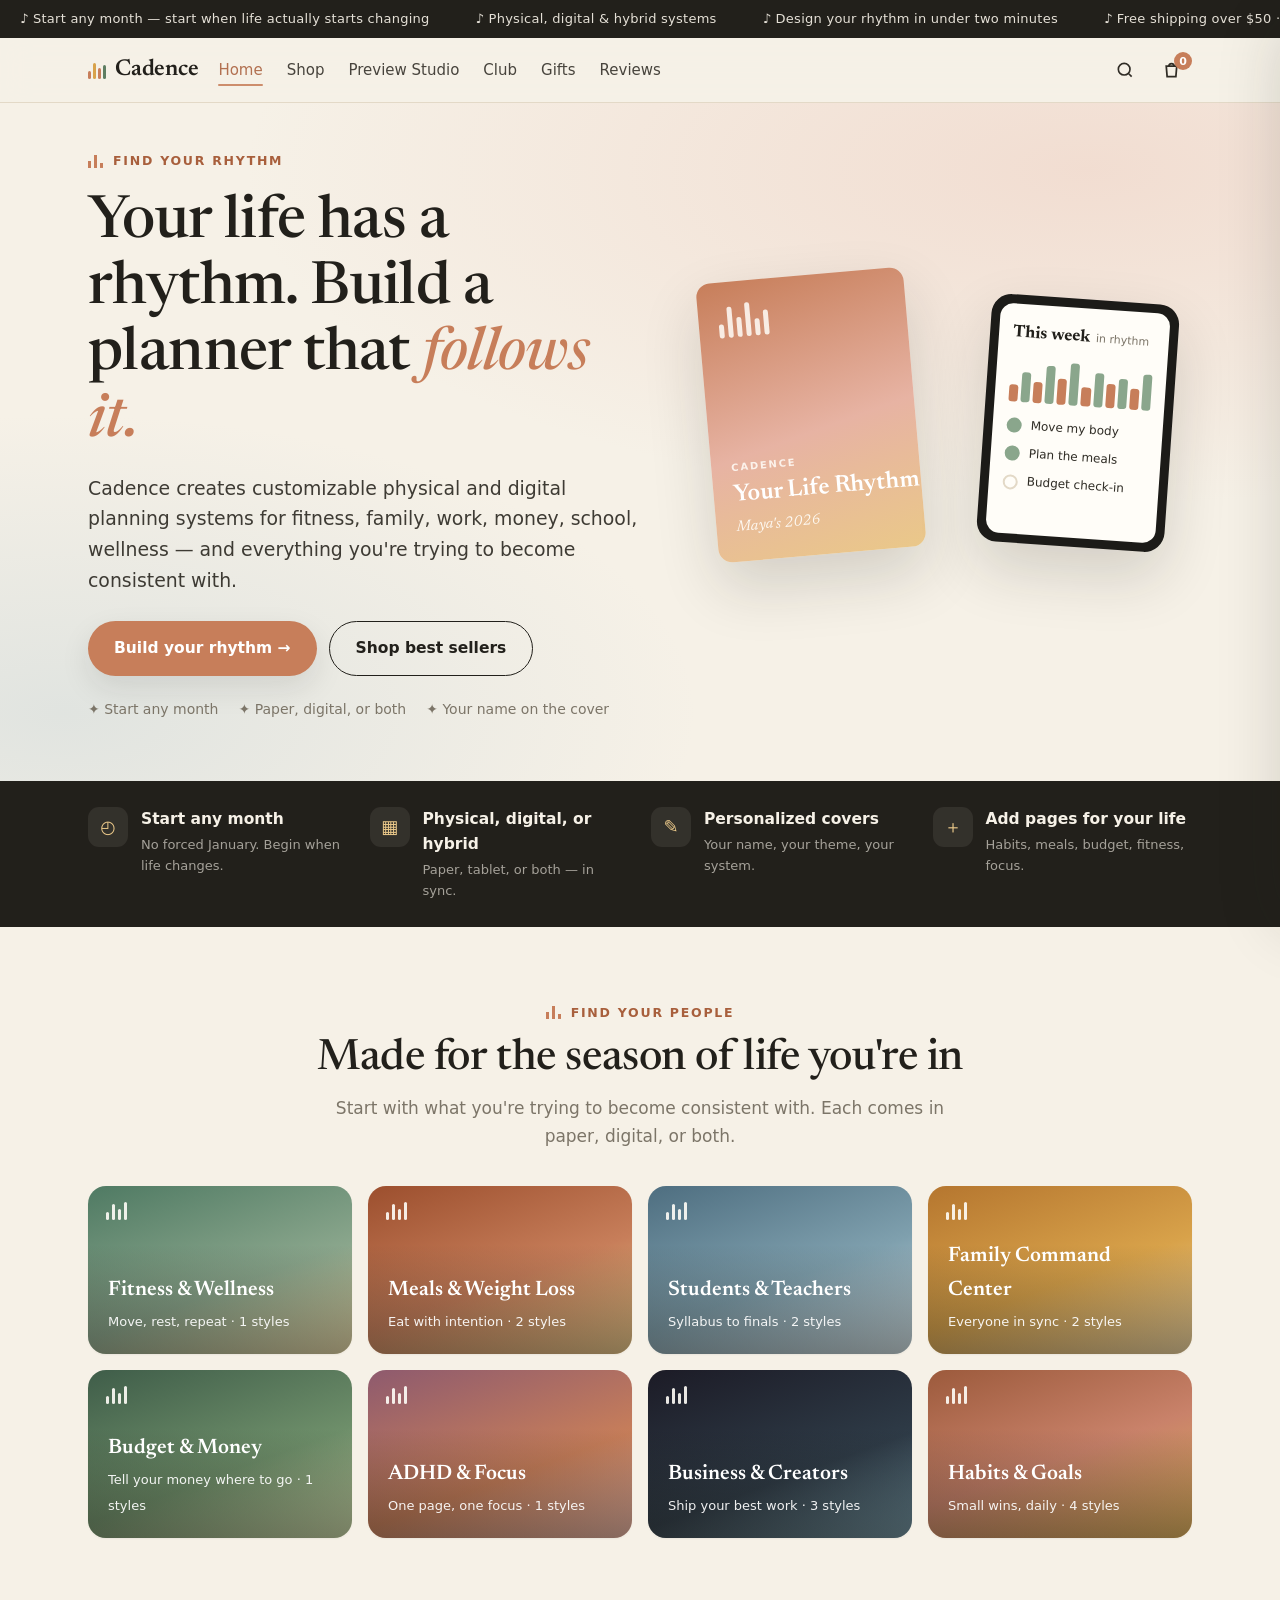
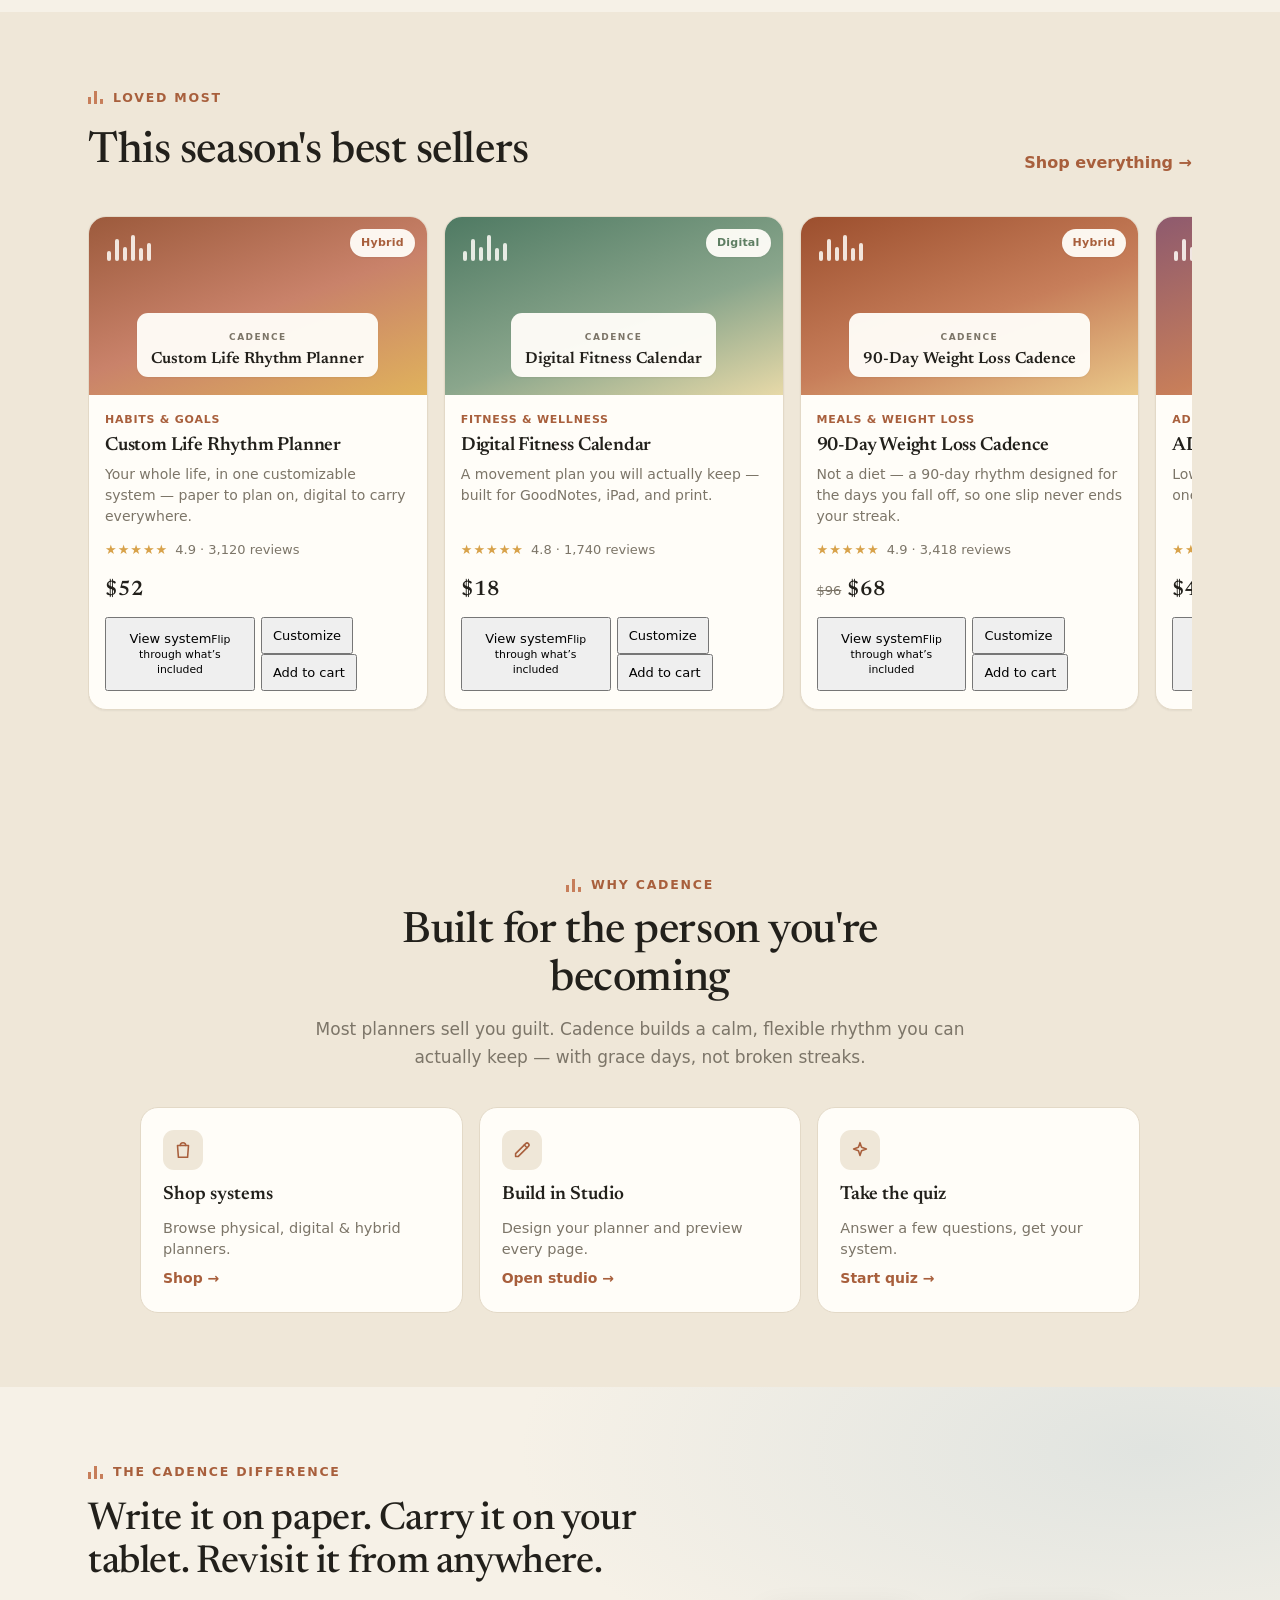
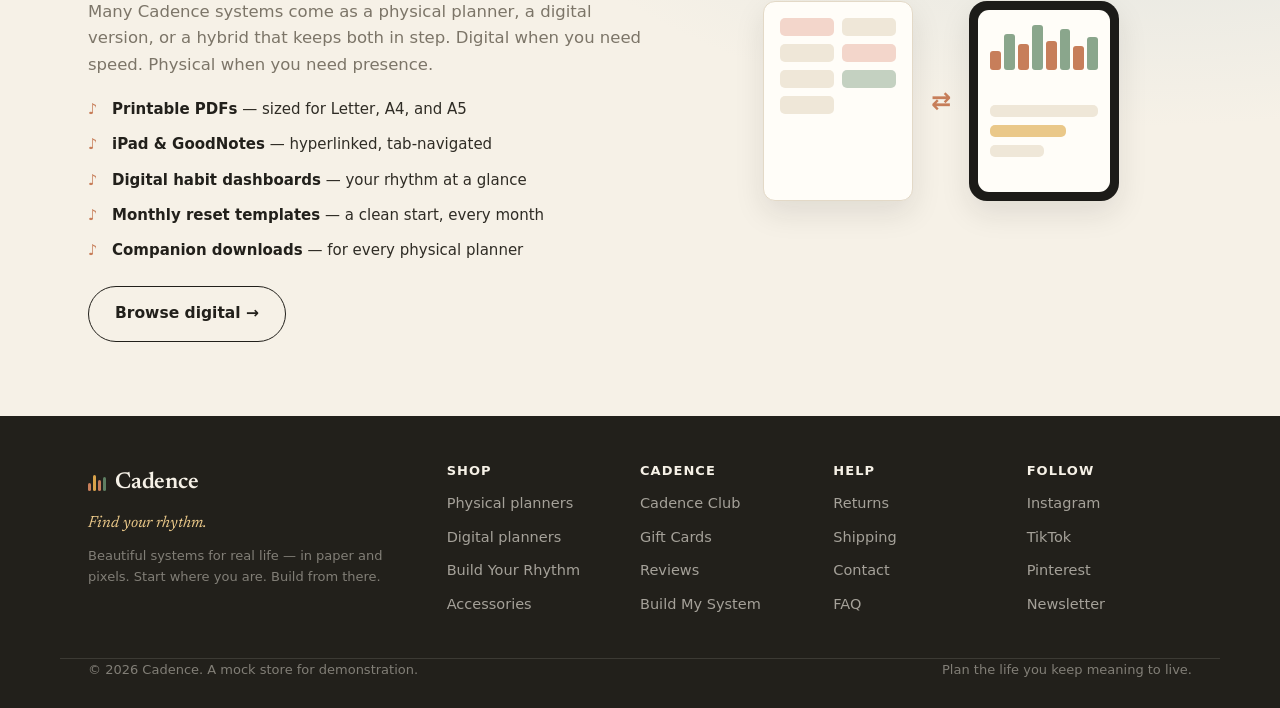
<file: index.html>
<!DOCTYPE html>
<html lang="en">
<head>
<meta charset="UTF-8">
<meta name="viewport" content="width=device-width, initial-scale=1.0">
<script>
/* boot error reporter — surfaces any script error on screen instead of a blank page */
(function(){
  function show(msg){
    try{
      var b=document.getElementById('boot-error');
      if(!b){b=document.createElement('div');b.id='boot-error';
        b.style.cssText='position:fixed;top:0;left:0;right:0;z-index:2147483647;background:#b3402a;color:#fff;font:12px/1.45 system-ui,-apple-system,sans-serif;padding:10px 14px;white-space:pre-wrap;box-shadow:0 2px 10px rgba(0,0,0,.35)';
        (document.body||document.documentElement).appendChild(b);}
      b.textContent='\u26A0 Script error (please screenshot this):\n'+msg;
    }catch(_){}
  }
  window.addEventListener('error',function(e){show((e.message||'error')+(e.filename?(' @ '+String(e.filename).split('/').pop()+':'+e.lineno+':'+e.colno):''));});
  window.addEventListener('unhandledrejection',function(e){show('Promise rejected: '+((e.reason&&(e.reason.message||e.reason))||'unknown'));});
})();
</script>
<meta name="description" content="Cadence — beautiful, customizable physical & digital planning systems for fitness, family, work, money, school, and every rhythm you're trying to keep. Find your rhythm.">
<title>Cadence — Find your rhythm. Build a planner that follows it.</title>
<link rel="preconnect" href="https://fonts.googleapis.com">
<link rel="preconnect" href="https://fonts.gstatic.com" crossorigin>
<link href="https://fonts.googleapis.com/css2?family=Newsreader:ital,opsz,wght@0,6..72,400;0,6..72,500;0,6..72,600;1,6..72,400;1,6..72,500&family=Nunito:wght@500;700;800&family=Caveat:wght@500;600;700&display=swap" rel="stylesheet">
<link rel="stylesheet" href="styles.css?v=5">
</head>
<body>

<!-- ====================== ANNOUNCEMENT BAR ====================== -->
<div class="announce">
  <div class="announce-track" id="announceTrack">
    <span>♪ Start any month — start when life actually starts changing</span>
    <span>♪ Physical, digital &amp; hybrid systems</span>
    <span>♪ Design your rhythm in under two minutes</span>
    <span>♪ Free shipping over $50 · digital delivers instantly</span>
  </div>
</div>

<!-- ====================== NAV ====================== -->
<nav id="nav">
  <div class="wrap nav-inner">
    <button class="menu-btn" id="menuBtn" aria-label="Open menu" aria-expanded="false">☰</button>
    <a class="brand" href="#/home" data-route="home" aria-label="Cadence home">
      <span class="beat" aria-hidden="true"><i></i><i></i><i></i><i></i></span>
      Cadence
    </a>
    <div class="navlinks" id="navlinks">
      <a href="#/home" data-route="home">Home</a>
      <a href="#/shop" data-route="shop">Shop</a>
      <a href="#/studio" data-route="studio">Preview Studio</a>
      <a href="#/club" data-route="club">Club</a>
      <a href="#/gifts" data-route="gifts">Gifts</a>
      <a href="#/reviews" data-route="reviews">Reviews</a>
    </div>
    <div class="nav-actions">
      <button class="icon-btn" id="searchBtn" aria-label="Search">
        <svg viewBox="0 0 24 24" width="20" height="20" fill="none" stroke="currentColor" stroke-width="2"><circle cx="11" cy="11" r="7"/><path d="m20 20-3.5-3.5"/></svg>
      </button>
      <button class="icon-btn cart-btn" id="cartBtn" aria-label="Open cart">
        <svg viewBox="0 0 24 24" width="21" height="21" fill="none" stroke="currentColor" stroke-width="2"><path d="M6 7h12l-1 12H7L6 7Z"/><path d="M9 7a3 3 0 0 1 6 0"/></svg>
        <span class="cart-count" id="cartCount">0</span>
      </button>
    </div>
  </div>
</nav>

<!-- mobile menu -->
<div class="mobile-menu" id="mobileMenu">
  <a href="#/home" data-route="home">Home</a>
  <a href="#/shop" data-route="shop">Shop</a>
  <a href="#/studio" data-route="studio">Preview Studio</a>
  <a href="#/club" data-route="club">Club</a>
  <a href="#/gifts" data-route="gifts">Gifts</a>
  <a href="#/reviews" data-route="reviews">Reviews</a>
  <a href="#newsletter" data-scroll="newsletter">Help &amp; FAQ</a>
</div>

<span id="top"></span>

<!-- ====================== HERO ====================== -->
<main id="main">
<div class="page-view active" data-page="home" id="page-home">
<header class="hero">
  <div class="wrap hero-inner">
    <div class="hero-copy">
      <div class="eyebrow"><span class="tick" aria-hidden="true"></span> Find your rhythm</div>
      <h1>Your life has a rhythm. Build a planner that <em>follows it.</em></h1>
      <p class="lede">Cadence creates customizable physical and digital planning systems for fitness, family, work, money, school, wellness — and everything you're trying to become consistent with.</p>
      <div class="hero-ctas">
        <a class="btn btn-primary" href="#/studio" data-route="studio">Build your rhythm →</a>
        <a class="btn btn-outline" href="#/shop" data-route="shop">Shop best sellers</a>
      </div>
      <div class="hero-points">
        <span>✦ Start any month</span>
        <span>✦ Paper, digital, or both</span>
        <span>✦ Your name on the cover</span>
      </div>
    </div>

    <div class="hero-art" aria-hidden="true">
      <div class="ha-planner">
        <div class="ha-cover">
          <div class="ha-strip"><i></i><i></i><i></i><i></i><i></i><i></i></div>
          <div class="ha-cover-meta"><span>Cadence</span><strong>Your Life Rhythm</strong></div>
          <div class="ha-name">Maya's 2026</div>
        </div>
      </div>
      <div class="ha-tablet">
        <div class="ha-screen">
          <div class="ha-scr-top"><b>This week</b><span>in rhythm</span></div>
          <div class="ha-wave"><i></i><i></i><i></i><i></i><i></i><i></i><i></i><i></i><i></i><i></i><i></i><i></i></div>
          <div class="ha-rows">
            <div class="ha-row"><span class="dot on"></span>Move my body</div>
            <div class="ha-row"><span class="dot on"></span>Plan the meals</div>
            <div class="ha-row"><span class="dot"></span>Budget check-in</div>
          </div>
        </div>
      </div>
    </div>
  </div>
</header>

<!-- ====================== TRUST / BENEFIT STRIP ====================== -->
<section class="trust-strip">
  <div class="wrap trust-grid">
    <div class="trust-item"><span class="ti-ic">◴</span><div><b>Start any month</b><p>No forced January. Begin when life changes.</p></div></div>
    <div class="trust-item"><span class="ti-ic">▦</span><div><b>Physical, digital, or hybrid</b><p>Paper, tablet, or both — in sync.</p></div></div>
    <div class="trust-item"><span class="ti-ic">✎</span><div><b>Personalized covers</b><p>Your name, your theme, your system.</p></div></div>
    <div class="trust-item"><span class="ti-ic">＋</span><div><b>Add pages for your life</b><p>Habits, meals, budget, fitness, focus.</p></div></div>
  </div>
</section>

<!-- ====================== CATEGORIES ====================== -->
<section class="section" id="categories">
  <div class="wrap">
    <div class="sec-head">
      <div class="eyebrow center-eb"><span class="tick"></span> Find your people</div>
      <h2>Made for the season of life you're in</h2>
      <p>Start with what you're trying to become consistent with. Each comes in paper, digital, or both.</p>
    </div>
    <div class="cat-grid" id="catGrid"><!-- JS --></div>
  </div>
</section>

<!-- ====================== BEST SELLERS ====================== -->
<section class="section soft" id="bestsellers">
  <div class="wrap">
    <div class="sec-head left">
      <div><div class="eyebrow"><span class="tick"></span> Loved most</div><h2>This season's best sellers</h2></div>
      <a class="link-arrow" href="#/shop" data-route="shop">Shop everything →</a>
    </div>
    <div class="rail" id="bestGrid"><!-- JS --></div>
  </div>
</section>

<!-- ====================== SHOP ====================== -->
<!-- WHY CADENCE + CTA -->
<section class="section soft" id="whyCadence">
  <div class="wrap">
    <div class="sec-head">
      <div class="eyebrow center-eb"><span class="tick"></span> Why Cadence</div>
      <h2>Built for the person you're becoming</h2>
      <p>Most planners sell you guilt. Cadence builds a calm, flexible rhythm you can actually keep — with grace days, not broken streaks.</p>
    </div>
    <div class="cta-cards">
      <a class="cta-card" href="#/shop" data-route="shop">
        <span class="cta-ic" aria-hidden="true"><svg viewBox="0 0 24 24" width="22" height="22" fill="none" stroke="currentColor" stroke-width="1.7" stroke-linecap="round" stroke-linejoin="round"><path d="M6 7h12l-1 13H7L6 7Z"/><path d="M9 7a3 3 0 0 1 6 0"/></svg></span>
        <b>Shop systems</b>
        <span class="cta-sub">Browse physical, digital &amp; hybrid planners.</span>
        <span class="cta-go">Shop →</span>
      </a>
      <a class="cta-card" href="#/studio" data-route="studio">
        <span class="cta-ic" aria-hidden="true"><svg viewBox="0 0 24 24" width="22" height="22" fill="none" stroke="currentColor" stroke-width="1.7" stroke-linecap="round" stroke-linejoin="round"><path d="M5 19h3L19 8a2 2 0 0 0-3-3L5 16v3Z"/><path d="m14.5 6.5 3 3"/></svg></span>
        <b>Build in Studio</b>
        <span class="cta-sub">Design your planner and preview every page.</span>
        <span class="cta-go">Open studio →</span>
      </a>
      <a class="cta-card" href="#/studio" data-route="studio" data-scroll="build" data-guide="1">
        <span class="cta-ic" aria-hidden="true"><svg viewBox="0 0 24 24" width="22" height="22" fill="none" stroke="currentColor" stroke-width="1.7" stroke-linecap="round" stroke-linejoin="round"><path d="M12 4l1.7 5.1L19 11l-5.3 1.9L12 18l-1.7-5.1L5 11l5.3-1.9L12 4Z"/></svg></span>
        <b>Take the quiz</b>
        <span class="cta-sub">Answer a few questions, get your system.</span>
        <span class="cta-go">Start quiz →</span>
      </a>
    </div>
  </div>
</section>

<!-- ====================== DIGITAL TWIN ====================== -->
<section class="section twin">
  <div class="wrap twin-grid">
    <div class="twin-copy">
      <div class="eyebrow"><span class="tick"></span> The Cadence difference</div>
      <h2>Write it on paper. Carry it on your tablet. Revisit it from anywhere.</h2>
      <p>Many Cadence systems come as a physical planner, a digital version, or a hybrid that keeps both in step. Digital when you need speed. Physical when you need presence.</p>
      <ul class="twin-list">
        <li><b>Printable PDFs</b> — sized for Letter, A4, and A5</li>
        <li><b>iPad &amp; GoodNotes</b> — hyperlinked, tab-navigated</li>
        <li><b>Digital habit dashboards</b> — your rhythm at a glance</li>
        <li><b>Monthly reset templates</b> — a clean start, every month</li>
        <li><b>Companion downloads</b> — for every physical planner</li>
      </ul>
      <a class="btn btn-outline" href="#/shop" data-route="shop" data-type="digital">Browse digital →</a>
    </div>
    <div class="twin-art" aria-hidden="true">
      <div class="tw-paper"><div class="tw-grid"><span></span><span></span><span></span><span></span><span></span><span></span><span></span></div></div>
      <div class="tw-sync">⇄</div>
      <div class="tw-screen"><div class="tw-wave"><i></i><i></i><i></i><i></i><i></i><i></i><i></i><i></i></div><div class="tw-bars"><b></b><b></b><b></b></div></div>
    </div>
  </div>
</section>

</div>
<div class="page-view" data-page="shop" id="page-shop">
<section class="section shop" id="shop">
  <div class="wrap">
    <div class="sec-head">
      <div class="eyebrow center-eb"><span class="tick"></span> The shop</div>
      <h2>Find the one that fits your life</h2>
      <p>Filter by format and category. Add to cart in a tap. Your goals deserve a place to live.</p>
    </div>

    <div class="shop-controls">
      <div class="search-box">
        <svg class="s-ic" viewBox="0 0 24 24" width="18" height="18" fill="none" stroke="currentColor" stroke-width="2"><circle cx="11" cy="11" r="7"/><path d="m20 20-3.5-3.5"/></svg>
        <input type="text" id="searchInput" placeholder="Search planners, calendars, systems…" aria-label="Search products">
      </div>
      <button class="filters-toggle" id="filtersToggle" type="button" aria-controls="shopFilters" aria-expanded="false"><span>Filters &amp; sort</span><span class="ft-chev">⌄</span></button>
      <div class="control-row" id="shopFilters">
        <div class="chips" id="typeChips" role="group" aria-label="Filter by format">
          <button class="chip active" data-type="all">All</button>
          <button class="chip" data-type="physical">Physical</button>
          <button class="chip" data-type="digital">Digital</button>
          <button class="chip" data-type="hybrid">Hybrid</button>
          <button class="chip" data-type="accessories">Accessories</button>
        </div>
        <div class="select-wrap">
          <select id="catSelect" aria-label="Filter by category"><option value="all">All categories</option></select>
          <select id="sortSelect" aria-label="Sort products">
            <option value="featured">Sort: Featured</option>
            <option value="price-asc">Price: Low to High</option>
            <option value="price-desc">Price: High to Low</option>
            <option value="rating">Top rated</option>
          </select>
        </div>
      </div>
    </div>

    <p class="result-count" id="resultCount"></p>
    <div class="product-grid" id="productGrid"><!-- JS --></div>
    <p class="empty-state" id="emptyState" hidden>No matches yet — try a different search or format.</p>
  </div>
</section>

<!-- ====================== CADENCE PREVIEW STUDIO ====================== -->

</div>
<div class="page-view" data-page="studio" id="page-studio">
<section class="section soft studio-sec" id="build">
  <div class="wrap">
    <div class="sec-head">
      <div class="eyebrow center-eb"><span class="tick"></span> Cadence Preview Studio</div>
      <h2>See every page before it becomes yours.</h2>
      <p>Change the layout, color, font, and pages — and watch your planner update live. Open every page before you buy.</p>
    </div>

    <div class="studio" id="studio">
      <!-- LEFT: CONTROLS -->
      <div class="st-controls" id="stControls">

        <!-- GUIDED START -->
        <div class="st-guided-wrap">
          <button class="st-guide-btn" id="helpChoose" type="button">
            <span class="hg-ic">✦</span>
            <span class="hg-txt"><b>Not sure where to start?</b><small>Answer 3 quick questions — we’ll set it up</small></span>
            <span class="hg-arrow">→</span>
          </button>
          <div class="st-guided" id="stGuided" hidden>
            <div class="gq" data-gq="goal">
              <p class="gq-label">1 · What are you trying to get under control?</p>
              <div class="gq-opts">
                <button type="button" data-val="family">My family schedule</button>
                <button type="button" data-val="health">My health</button>
                <button type="button" data-val="money">My money</button>
                <button type="button" data-val="work">My school / work</button>
                <button type="button" data-val="focus">My focus</button>
                <button type="button" data-val="habits">My habits</button>
              </div>
            </div>
            <div class="gq" data-gq="prefer">
              <p class="gq-label">2 · How do you like to plan?</p>
              <div class="gq-opts">
                <button type="button" data-val="physical">Paper</button>
                <button type="button" data-val="digital">Digital</button>
                <button type="button" data-val="hybrid">Both</button>
              </div>
            </div>
            <div class="gq" data-gq="structure">
              <p class="gq-label">3 · How much structure do you want?</p>
              <div class="gq-opts">
                <button type="button" data-val="light">Light</button>
                <button type="button" data-val="balanced">Balanced</button>
                <button type="button" data-val="high">Highly structured</button>
              </div>
            </div>
            <div class="gq-foot">
              <button class="btn btn-primary" id="guidedApply" type="button">Show my rhythm</button>
              <span class="gq-note" id="guidedNote"></span>
            </div>
          </div>
        </div>

        <!-- FORMAT -->
        <div class="st-acc open" data-acc="format">
          <button class="st-acc-head" type="button"><span class="st-acc-t">Format</span><span class="st-acc-sum" id="accFormat">Hybrid</span><span class="chev">⌄</span></button>
          <div class="st-acc-body">
            <div class="st-group">
              <div class="st-seg" data-group="format">
                <button class="st-opt" data-val="physical">Physical</button>
                <button class="st-opt" data-val="digital">Digital</button>
                <button class="st-opt active" data-val="hybrid">Hybrid</button>
                <button class="st-opt" data-val="wall">Wall</button>
                <button class="st-opt" data-val="desk">Desk</button>
              </div>
            </div>
          </div>
        </div>

        <!-- PAGES -->
        <div class="st-acc" data-acc="pages">
          <button class="st-acc-head" type="button"><span class="st-acc-t">Pages</span><span class="st-acc-sum">View &amp; layout</span><span class="chev">⌄</span></button>
          <div class="st-acc-body">
            <div class="st-group">
              <span class="st-label">Page / view</span>
              <div class="st-opts" data-group="view">
                <button class="st-opt" data-val="cover">Cover</button>
                <button class="st-opt active" data-val="month">Monthly</button>
                <button class="st-opt" data-val="week">Weekly</button>
                <button class="st-opt" data-val="day">Daily</button>
                <button class="st-opt" data-val="habit">Habits</button>
                <button class="st-opt" data-val="meal">Meals</button>
                <button class="st-opt" data-val="budget">Budget</button>
                <button class="st-opt" data-val="fitness">Fitness</button>
                <button class="st-opt" data-val="notes">Notes</button>
              </div>
            </div>
            <div class="st-group">
              <span class="st-label">Weekly layout</span>
              <div class="st-opts" data-group="layout">
                <button class="st-opt active" data-val="vertical">Weekly Vertical</button>
                <button class="st-opt" data-val="horizontal">Weekly Horizontal</button>
                <button class="st-opt" data-val="dashboard">Dashboard</button>
                <button class="st-opt" data-val="daily">Daily Focus</button>
                <button class="st-opt" data-val="minimal">Minimal Grid</button>
                <button class="st-opt" data-val="family">Family Columns</button>
                <button class="st-opt" data-val="timeblock">Time Blocked</button>
              </div>
            </div>
            <div class="st-group">
              <span class="st-label">Start month</span>
              <select id="stMonth" class="st-input">
                <option>January</option><option>February</option><option>March</option>
                <option>April</option><option>May</option><option>June</option>
                <option>July</option><option>August</option><option>September</option>
                <option>October</option><option>November</option><option>December</option>
              </select>
            </div>
          </div>
        </div>

        <!-- STYLE -->
        <div class="st-acc" data-acc="style">
          <button class="st-acc-head" type="button"><span class="st-acc-t">Style</span><span class="st-acc-sum" id="accStyle">Soft Minimal</span><span class="chev">⌄</span></button>
          <div class="st-acc-body">
            <div class="st-group">
              <span class="st-label">Color palette</span>
              <div class="st-swatches" data-group="palette">
                <button class="st-sw active" data-val="Soft Minimal"   style="--c:linear-gradient(160deg,#EFE7D8,#F7F2E9)" title="Soft Minimal"></button>
                <button class="st-sw" data-val="Garden Warmth"  style="--c:linear-gradient(160deg,#5E7E62,#8AA68C 58%,#EAC889)" title="Garden Warmth"></button>
                <button class="st-sw" data-val="Midnight Focus" style="--c:linear-gradient(160deg,#1C1B26,#2E3B47 60%,#6E92A1)" title="Midnight Focus"></button>
                <button class="st-sw" data-val="Coastal Calm"   style="--c:linear-gradient(160deg,#6E92A1,#A9C2CE 55%,#F2D3C8)" title="Coastal Calm"></button>
                <button class="st-sw" data-val="Bold Momentum"  style="--c:linear-gradient(160deg,#9C4F2E,#C77E5A 55%,#D8A24A)" title="Bold Momentum"></button>
                <button class="st-sw" data-val="Blush Routine"  style="--c:linear-gradient(160deg,#E7B3A3,#F3D6CB 60%,#F7EDE6)" title="Blush Routine"></button>
                <button class="st-sw" data-val="Sage Reset"     style="--c:linear-gradient(160deg,#5E7E62,#8AA68C 55%,#D8E2CC)" title="Sage Reset"></button>
                <button class="st-sw" data-val="Ink & Gold"     style="--c:linear-gradient(160deg,#1C1B26,#2E2C36 60%,#3A3730)" title="Ink & Gold"></button>
              </div>
              <div class="st-palette-name" id="stPaletteName">Soft Minimal</div>
            </div>
            <div class="st-group">
              <span class="st-label">Font style</span>
              <div class="st-opts tight" data-group="font">
                <button class="st-opt active" data-val="serif">Serif</button>
                <button class="st-opt" data-val="sans">Sans</button>
                <button class="st-opt" data-val="rounded">Rounded</button>
                <button class="st-opt" data-val="editorial">Editorial</button>
                <button class="st-opt" data-val="hand">Handwritten</button>
              </div>
            </div>
          </div>
        </div>

        <!-- PERSONALIZE -->
        <div class="st-acc" data-acc="personal">
          <button class="st-acc-head" type="button"><span class="st-acc-t">Personalize</span><span class="st-acc-sum">Name &amp; title</span><span class="chev">⌄</span></button>
          <div class="st-acc-body">
            <div class="st-group st-row">
              <div>
                <span class="st-label">Name on cover</span>
                <input type="text" id="stName" class="st-input" maxlength="20" placeholder="e.g. Maya">
              </div>
              <div>
                <span class="st-label">Planner title</span>
                <input type="text" id="stTitle" class="st-input" maxlength="24" placeholder="e.g. 90-Day Reset">
              </div>
            </div>
          </div>
        </div>

        <!-- ADD-ONS + PREVIEW MODE -->
        <div class="st-acc" data-acc="sections">
          <button class="st-acc-head" type="button"><span class="st-acc-t">Add-on pages</span><span class="st-acc-sum" id="accAddons">None</span><span class="chev">⌄</span></button>
          <div class="st-acc-body">
            <div class="st-group">
              <span class="st-label">Add sections <span class="st-hint">+$4 each · adds tabs &amp; pages</span></span>
              <div class="st-addons" data-group="addons">
                <button class="st-add" data-val="Habit Tracker">Habit Tracker</button>
                <button class="st-add" data-val="Meal Planning">Meal Planning</button>
                <button class="st-add" data-val="Budget Pages">Budget Pages</button>
                <button class="st-add" data-val="Fitness Pages">Fitness Pages</button>
                <button class="st-add" data-val="Family Schedule">Family Schedule</button>
                <button class="st-add" data-val="Assignment Tracker">Assignment Tracker</button>
                <button class="st-add" data-val="Prayer / Reflection">Prayer / Reflection</button>
                <button class="st-add" data-val="Business Goals">Business Goals</button>
                <button class="st-add" data-val="Social Media Calendar">Social Media Calendar</button>
                <button class="st-add" data-val="Notes Pages">Notes Pages</button>
                <button class="st-add" data-val="Stickers">Stickers</button>
                <button class="st-add" data-val="Digital Companion">Digital Companion</button>
              </div>
            </div>
            <div class="st-group">
              <span class="st-label">Preview mode</span>
              <div class="st-seg" data-group="mode">
                <button class="st-opt active" data-val="blank">Blank pages</button>
                <button class="st-opt" data-val="example">Example</button>
                <button class="st-opt" data-val="compare">Before / After</button>
              </div>
            </div>
          </div>
        </div>

        <!-- SAVE / SHARE -->
        <div class="st-acc" data-acc="save">
          <button class="st-acc-head" type="button"><span class="st-acc-t">Save &amp; share</span><span class="st-acc-sum">Keep this design</span><span class="chev">⌄</span></button>
          <div class="st-acc-body">
            <div class="st-saverow">
              <button class="btn btn-line" id="saveDesign" type="button">♥ Save this design</button>
              <button class="btn btn-line" id="shareDesign" type="button">⬚ Copy share link</button>
            </div>
            <p class="st-save-msg" id="stSaveMsg" role="status"></p>
          </div>
        </div>

      </div>

      <!-- RIGHT: LIVE PREVIEW -->
      <div class="st-preview">
        <div class="st-stage" id="stStage"><!-- JS: frame + page --></div>
        <div class="st-buybar" id="stBuyBar">
          <div class="ssb-meta"><span class="ssb-label">Your design</span><span class="ssb-amt" id="ssbPrice">$64</span></div>
          <div class="ssb-actions">
            <button class="ssb-fs" type="button" data-action="fs-studio">⤢ Full screen</button>
            <button class="btn btn-primary ssb-add" type="button" data-action="pv-add">Add design</button>
          </div>
        </div>
        <div class="st-msg" id="stMsg"><span class="st-msg-dot"></span><span id="stMsgText">Watch your planner become yours.</span></div>
        <div class="st-thumbs" id="stThumbs"><!-- JS --></div>
        <div class="st-why" id="stWhy"><!-- JS --></div>
        <div class="st-summary" id="stSummary"><!-- JS --></div>
        <div class="st-usecase" id="stUseCase"><!-- JS --></div>
      </div>
    </div>
  </div>
</section>

<!-- ====================== CADENCE CLUB ====================== -->

</div>
<div class="page-view" data-page="club" id="page-club">
<section class="section club" id="club">
  <div class="wrap">
    <div class="sec-head">
      <div class="eyebrow center-eb gold-eb"><span class="tick"></span> Cadence Club</div>
      <h2>One membership. A rhythm that never goes stale.</h2>
      <p>Keep your favorite system — we keep it fresh. New drops, seasonal resets, and member challenges. Cancel anytime; everything you've downloaded stays yours.</p>
    </div>
    <div class="club-grid">
      <div class="club-card">
        <div class="club-name">Digital Club</div>
        <div class="club-price">$9<span>/mo</span></div>
        <ul>
          <li>Monthly digital planner drops</li>
          <li>Seasonal reset packs</li>
          <li>New habit templates</li>
          <li>Member-only challenges</li>
        </ul>
        <button class="btn btn-outline btn-block" data-action="buy" data-name="Cadence Club — Digital" data-price="9" data-meta="Membership · monthly" data-grad="Habits & Goals">Join Digital</button>
      </div>
      <div class="club-card featured">
        <div class="club-flag">Most popular</div>
        <div class="club-name">Hybrid Club</div>
        <div class="club-price">$19<span>/mo</span></div>
        <ul>
          <li>Everything in Digital Club</li>
          <li>Exclusive cover designs</li>
          <li>Early access to new planners</li>
          <li>Budget, fitness &amp; focus packs</li>
        </ul>
        <button class="btn btn-primary btn-block" data-action="buy" data-name="Cadence Club — Hybrid" data-price="19" data-meta="Membership · monthly" data-grad="Bold Momentum">Join Hybrid</button>
      </div>
      <div class="club-card">
        <div class="club-name">Family Rhythm Club</div>
        <div class="club-price">$29<span>/mo</span></div>
        <ul>
          <li>Everything in Hybrid Club</li>
          <li>Family &amp; meal-planning packs</li>
          <li>Shared household templates</li>
          <li>Up to 5 member logins</li>
        </ul>
        <button class="btn btn-outline btn-block" data-action="buy" data-name="Cadence Club — Family Rhythm" data-price="29" data-meta="Membership · monthly" data-grad="Family Command Center">Join Family</button>
      </div>
    </div>
  </div>
</section>

<!-- ====================== TRANSFORMATION ====================== -->

</div>
<div class="page-view" data-page="gifts" id="page-gifts">
<section class="section soft gift" id="gift">
  <div class="wrap">
    <div class="sec-head">
      <div class="eyebrow center-eb"><span class="tick"></span> Gifting</div>
      <h2>Give someone a rhythm they can grow into</h2>
      <p>The kind of gift that's still useful in March. Let them design their own, or start them off.</p>
    </div>
    <div class="gift-grid" id="giftGrid">
      <div class="gift-card"><div class="gift-cover" style="background:linear-gradient(160deg,#9C4F2E,#C77E5A 55%,#D8A24A)"><span class="tick"></span></div><h3>Cadence Gift Card</h3><p>Any amount, delivered by email on any date. Never expires.</p><div class="gift-foot"><span class="gift-price">$25+</span><button class="btn btn-dark" data-action="buy" data-name="Cadence Gift Card" data-price="25" data-meta="Digital gift · any date" data-grad="Bold Momentum">Send a gift</button></div></div>
      <div class="gift-card"><div class="gift-cover" style="background:linear-gradient(160deg,#5E7E62,#8AA68C 58%,#EAC889)"><span class="tick"></span></div><h3>Starter Planner Bundle</h3><p>A custom planner + sticker pack + digital companion to begin.</p><div class="gift-foot"><span class="gift-price">$64</span><button class="btn btn-dark" data-action="buy" data-name="Starter Planner Bundle" data-price="64" data-meta="Planner + stickers + digital" data-grad="Garden Warmth">Add to cart</button></div></div>
      <div class="gift-card"><div class="gift-cover" style="background:linear-gradient(160deg,#6E92A1,#A9C2CE 55%,#F2D3C8)"><span class="tick"></span></div><h3>Teacher Gift Bundle</h3><p>The lesson-rhythm planner + tabs + sticker ritual pack.</p><div class="gift-foot"><span class="gift-price">$58</span><button class="btn btn-dark" data-action="buy" data-name="Teacher Gift Bundle" data-price="58" data-meta="Teacher planner + extras" data-grad="Coastal Calm">Add to cart</button></div></div>
      <div class="gift-card"><div class="gift-cover" style="background:linear-gradient(160deg,#1C1B26,#2E3B47 60%,#6E92A1)"><span class="tick"></span></div><h3>New Year Reset Bundle</h3><p>A clean start: planner, goal-review pages, and habit system.</p><div class="gift-foot"><span class="gift-price">$72</span><button class="btn btn-dark" data-action="buy" data-name="New Year Reset Bundle" data-price="72" data-meta="Reset planner + habit system" data-grad="Midnight Focus">Add to cart</button></div></div>
      <div class="gift-card"><div class="gift-cover" style="background:linear-gradient(160deg,#C77E5A,#E7B3A3 55%,#EAC889)"><span class="tick"></span></div><h3>Wellness Reset Bundle</h3><p>Fitness, meals, and mood — a gentle 90-day reset to gift.</p><div class="gift-foot"><span class="gift-price">$78</span><button class="btn btn-dark" data-action="buy" data-name="Wellness Reset Bundle" data-price="78" data-meta="Fitness + meals + mood" data-grad="Meals & Weight Loss">Add to cart</button></div></div>
    </div>
  </div>
</section>

<!-- ====================== EMAIL SIGNUP ====================== -->

</div>
<div class="page-view" data-page="reviews" id="page-reviews">
<section class="section soft transform">
  <div class="wrap">
    <div class="sec-head">
      <div class="eyebrow center-eb"><span class="tick"></span> The shift</div>
      <h2>Not another planner to abandon. A system to come back to.</h2>
    </div>
    <div class="tf-grid">
      <div class="tf-col before">
        <div class="tf-label">Before Cadence</div>
        <ul>
          <li>Scattered notes on five apps</li>
          <li>Goals you keep forgetting</li>
          <li>Missed appointments</li>
          <li>Half-used planners in a drawer</li>
          <li>Weeks that feel like loose papers</li>
        </ul>
      </div>
      <div class="tf-arrow" aria-hidden="true"><span class="tick"></span><span class="tick"></span><span class="tick"></span></div>
      <div class="tf-col after">
        <div class="tf-label">After Cadence</div>
        <ul>
          <li>A clear weekly rhythm</li>
          <li>Goals you can actually see</li>
          <li>Follow-through that builds</li>
          <li>The whole family in sync</li>
          <li>Calm, repeatable routines</li>
        </ul>
      </div>
    </div>
  </div>
</section>

<!-- ====================== TESTIMONIALS ====================== -->
<section class="section" id="reviews">
  <div class="wrap">
    <div class="sec-head">
      <div class="eyebrow center-eb"><span class="tick"></span> Reviews</div>
      <h2>The reviews aren't really about paper</h2>
    </div>
    <div class="t-grid">
      <figure class="t-card"><div class="t-stars">★★★★★</div><blockquote>"For the first time, the whole family knows what's happening without me being the human calendar."</blockquote><figcaption><span class="t-av"></span><span><b>Renee, busy mom</b>Family Command Center</span></figcaption></figure>
      <figure class="t-card"><div class="t-stars">★★★★★</div><blockquote>"Lesson plans, grades, and a hundred small things — finally in one calm place I trust."</blockquote><figcaption><span class="t-av"></span><span><b>Mr. Alvarez, teacher</b>Teacher Lesson Rhythm</span></figcaption></figure>
      <figure class="t-card"><div class="t-stars">★★★★★</div><blockquote>"From scattered all-nighters to an actual study rhythm. My grades followed."</blockquote><figcaption><span class="t-av"></span><span><b>Jordan, grad student</b>Student Semester Planner</span></figcaption></figure>
      <figure class="t-card"><div class="t-stars">★★★★★</div><blockquote>"I missed four days and didn't quit. After years of all-or-nothing, that's the miracle."</blockquote><figcaption><span class="t-av"></span><span><b>Marisa, fitness</b>90-Day Weight Loss Cadence</span></figcaption></figure>
      <figure class="t-card"><div class="t-stars">★★★★★</div><blockquote>"One page, one focus. The first system that works with my ADHD instead of against it."</blockquote><figcaption><span class="t-av"></span><span><b>Sam, focus</b>ADHD Weekly Focus System</span></figcaption></figure>
      <figure class="t-card"><div class="t-stars">★★★★★</div><blockquote>"My business stopped living in my head. Quarterly goals to daily focus, all in rhythm."</blockquote><figcaption><span class="t-av"></span><span><b>Dee, founder</b>Executive Deep Work Planner</span></figcaption></figure>
    </div>
  </div>
</section>

<!-- ====================== GIFT ====================== -->
<section class="section newsletter" id="newsletter">
  <div class="wrap nl-inner">
    <div class="nl-copy">
      <div class="eyebrow gold-eb"><span class="tick"></span> Free download</div>
      <h2>Get the free 7-Day Rhythm Reset</h2>
      <p>A one-week plan to find your footing — plus gentle ideas and early drops. No noise, unsubscribe anytime.</p>
    </div>
    <form class="nl-form" id="newsletterForm" novalidate>
      <input type="email" id="nlEmail" placeholder="you@example.com" aria-label="Email address" required>
      <button class="btn btn-primary" type="submit">Send it to me</button>
      <p class="nl-msg" id="newsletterMsg" role="status"></p>
    </form>
  </div>
</section>

<!-- ====================== FOOTER ====================== -->

</div>
</main>
<!-- full-screen planner preview (mobile) -->
<div class="fs-preview" id="fsPreview" aria-hidden="true" role="dialog" aria-label="Full preview">
  <div class="fs-bar"><span class="fs-title" id="fsTitle">Preview</span><button class="fs-done" id="fsClose" type="button">Done</button></div>
  <div class="fs-stage" id="fsStage"></div>
</div>

<footer class="footer">
  <div class="wrap foot-grid">
    <div class="foot-brand">
      <a class="brand" href="#/home" data-route="home"><span class="beat" aria-hidden="true"><i></i><i></i><i></i><i></i></span>Cadence</a>
      <p class="foot-tag">Find your rhythm.</p>
      <p class="foot-fine">Beautiful systems for real life — in paper and pixels. Start where you are. Build from there.</p>
    </div>
    <div class="foot-col"><h4>Shop</h4>
      <a href="#/shop" data-route="shop" data-type="physical">Physical planners</a>
      <a href="#/shop" data-route="shop" data-type="digital">Digital planners</a>
      <a href="#/studio" data-route="studio">Build Your Rhythm</a>
      <a href="#/shop" data-route="shop" data-type="accessories">Accessories</a>
    </div>
    <div class="foot-col"><h4>Cadence</h4>
      <a href="#/club" data-route="club">Cadence Club</a>
      <a href="#/gifts" data-route="gifts">Gift Cards</a>
      <a href="#/reviews" data-route="reviews">Reviews</a>
      <a href="#/studio" data-route="studio" data-scroll="build" data-guide="1">Build My System</a>
    </div>
    <div class="foot-col"><h4>Help</h4>
      <a href="#">Returns</a>
      <a href="#">Shipping</a>
      <a href="#">Contact</a>
      <a href="#">FAQ</a>
    </div>
    <div class="foot-col"><h4>Follow</h4>
      <a href="#">Instagram</a>
      <a href="#">TikTok</a>
      <a href="#">Pinterest</a>
      <a href="#">Newsletter</a>
    </div>
  </div>
  <div class="wrap foot-bottom">
    <span>© 2026 Cadence. A mock store for demonstration.</span>
    <span>Plan the life you keep meaning to live.</span>
  </div>
</footer>

<!-- ====================== CART DRAWER ====================== -->
<div class="overlay" id="overlay"></div>
<aside class="cart-drawer" id="cartDrawer" aria-label="Shopping cart" aria-hidden="true">
  <div class="cart-head">
    <h3>Your cart</h3>
    <button class="icon-btn" id="cartClose" aria-label="Close cart">✕</button>
  </div>
  <div class="cart-items" id="cartItems"></div>
  <div class="cart-empty" id="cartEmpty">
    <div class="ce-beat" aria-hidden="true"><i></i><i></i><i></i><i></i></div>
    <p>Your cart is quiet. Let's build a rhythm.</p>
    <button class="btn btn-dark" id="ceShop">Browse the shop</button>
  </div>
  <div class="cart-foot" id="cartFoot">
    <div class="cart-note">♪ Digital delivers instantly · free shipping over $50</div>
    <div class="cart-sub"><span>Subtotal</span><strong id="cartSubtotal">$0</strong></div>
    <button class="btn btn-primary btn-block" id="cartCheckout">Checkout</button>
  </div>
</aside>

<!-- ====================== PRODUCT MODAL ====================== -->
<div class="modal" id="modal" aria-hidden="true">
  <div class="modal-overlay" id="modalOverlay"></div>
  <div class="modal-box" role="dialog" aria-modal="true" aria-label="Product details">
    <button class="modal-close" id="modalClose" aria-label="Close">✕</button>
    <div class="modal-body" id="modalBody"></div>
  </div>
</div>

<!-- ====================== TOAST ====================== -->
<div class="toast" id="toast" role="status"></div>

<script src="script.js?v=5"></script>
<script>
/* boot watchdog: never-blank failsafe (force home active if nothing is) */
window.addEventListener('load',function(){
  setTimeout(function(){
    try{
      if(!document.querySelector('.page-view.active')){
        var h=document.querySelector('.page-view[data-page="home"]'); if(h) h.classList.add('active');
      }
    }catch(_){}
  },400);
});
</script>
</body>
</html>
</file>
<file: styles.css>
/* ============================================================
   CADENCE — storefront styles
   Palette: warm cream · deep ink · sage · clay · gold · mist · blush
   Type: Newsreader (display) + system sans (UI)
   Signature: the "rhythm" motif — equalizer bars / beat ticks
   Mobile-first: base = small screens, enhanced upward
   ============================================================ */

:root{
  --cream:#F6F1E7; --cream-2:#EFE7D8; --paper:#FFFDF8;
  --ink:#22201B; --ink-soft:#2F2C25; --muted:#7C7568;
  --blush:#E7B3A3; --blush-soft:#F3D6CB;
  --sage:#8AA68C; --sage-deep:#5E7E62;
  --clay:#C77E5A; --clay-deep:#A85F3C;
  --gold:#D8A24A; --gold-soft:#EAC889;
  --mist:#A9C2CE; --mist-deep:#6E92A1;
  --line:#E3D9C7; --line-soft:#EDE5D6;
  --font-display:"Newsreader","Iowan Old Style","Palatino Linotype",Georgia,serif;
  --font-ui:system-ui,-apple-system,"Segoe UI",Roboto,Helvetica,Arial,sans-serif;
  --sh-sm:0 1px 2px rgba(34,32,27,.06);
  --sh-md:0 12px 30px rgba(34,32,27,.10);
  --sh-lg:0 26px 60px rgba(34,32,27,.16);
  --maxw:1160px; --r:18px;
}

*{box-sizing:border-box;margin:0;padding:0}
html{scroll-behavior:smooth}
body{font-family:var(--font-ui);color:var(--ink-soft);background:var(--cream);line-height:1.62;
  -webkit-font-smoothing:antialiased;overflow-x:hidden}
h1,h2,h3,h4{font-family:var(--font-display);font-weight:500;line-height:1.12;letter-spacing:-.01em;color:var(--ink)}
em{font-style:italic;color:var(--clay)}
a{color:inherit;text-decoration:none}
button{font-family:inherit}
img{max-width:100%;display:block}

.wrap{width:100%;max-width:var(--maxw);margin:0 auto;padding:0 20px}
.center{text-align:center}

/* ---- rhythm signature: tick (equalizer bars from pure CSS) ---- */
.tick{display:inline-block;width:18px;height:13px;vertical-align:-2px;margin-right:7px;
  background:
    linear-gradient(var(--clay),var(--clay)) 0    100%/3px 55%  no-repeat,
    linear-gradient(var(--clay),var(--clay)) 6px  100%/3px 100% no-repeat,
    linear-gradient(var(--clay),var(--clay)) 12px 100%/3px 38%  no-repeat}
.light-eb .tick{background:
    linear-gradient(var(--gold-soft),var(--gold-soft)) 0 100%/3px 55% no-repeat,
    linear-gradient(var(--gold-soft),var(--gold-soft)) 6px 100%/3px 100% no-repeat,
    linear-gradient(var(--gold-soft),var(--gold-soft)) 12px 100%/3px 38% no-repeat}
.gold-eb .tick{background:
    linear-gradient(var(--gold),var(--gold)) 0 100%/3px 55% no-repeat,
    linear-gradient(var(--gold),var(--gold)) 6px 100%/3px 100% no-repeat,
    linear-gradient(var(--gold),var(--gold)) 12px 100%/3px 38% no-repeat}

/* ---- beat mark (logo) ---- */
.beat{display:inline-flex;align-items:flex-end;gap:2px;height:18px}
.beat i{width:3px;border-radius:2px;background:var(--clay)}
.beat i:nth-child(1){height:8px}
.beat i:nth-child(2){height:16px;background:var(--gold)}
.beat i:nth-child(3){height:11px}
.beat i:nth-child(4){height:14px;background:var(--sage-deep)}

.eyebrow{font-family:var(--font-ui);font-size:12.5px;font-weight:700;letter-spacing:.14em;
  text-transform:uppercase;color:var(--clay-deep);display:inline-flex;align-items:center}
.center-eb{justify-content:center}
.gold-eb{color:var(--gold)}
.light-eb{color:var(--gold-soft)}

/* ---- buttons ---- */
.btn{display:inline-flex;align-items:center;justify-content:center;gap:8px;font-family:var(--font-ui);
  font-weight:600;font-size:15.5px;padding:14px 26px;border-radius:999px;border:none;cursor:pointer;
  transition:transform .18s ease, box-shadow .18s ease, background .2s ease, color .2s ease}
.btn-primary{background:var(--clay);color:#fff;box-shadow:var(--sh-md)}
.btn-primary:hover{background:var(--clay-deep);transform:translateY(-2px);box-shadow:var(--sh-lg)}
.btn-outline{background:transparent;color:var(--ink);border:1.5px solid var(--ink)}
.btn-outline:hover{background:var(--ink);color:var(--cream);transform:translateY(-2px)}
.btn-dark{background:var(--ink);color:var(--cream)}
.btn-dark:hover{background:#000;transform:translateY(-2px);box-shadow:var(--sh-md)}
.btn-block{width:100%}
.added{background:var(--sage-deep)!important;color:#fff!important}
:focus-visible{outline:3px solid var(--clay);outline-offset:3px;border-radius:6px}

/* ---- section scaffold ---- */
.section{padding:64px 0}
.soft{background:var(--cream-2)}
.sec-head{max-width:660px;margin:0 auto 36px;text-align:center}
.sec-head .eyebrow{margin-bottom:12px}
.sec-head h2{font-size:clamp(1.85rem,5vw,2.7rem);margin-bottom:12px}
.sec-head p{color:var(--muted);font-size:17px}
.sec-head.left{display:flex;justify-content:space-between;align-items:flex-end;text-align:left;max-width:none;gap:20px}
.sec-head.left h2{margin:8px 0 0}
.link-arrow{font-weight:600;color:var(--clay-deep);white-space:nowrap}
.link-arrow:hover{color:var(--clay)}

/* ============================================================ ANNOUNCE */
.announce{background:var(--ink);color:var(--cream);font-size:13px;height:38px;display:flex;align-items:center;overflow:hidden}
.announce-track{display:flex;gap:46px;white-space:nowrap;padding-left:20px;animation:marquee 26s linear infinite}
.announce-track span{opacity:.92;letter-spacing:.02em}
@keyframes marquee{from{transform:translateX(0)}to{transform:translateX(-50%)}}

/* ============================================================ NAV */
nav{position:sticky;top:0;z-index:60;background:rgba(246,241,231,.9);backdrop-filter:blur(14px);box-shadow:0 1px 0 var(--line)}
.nav-inner{display:flex;align-items:center;gap:14px;height:64px}
.brand{display:flex;align-items:center;gap:9px;font-family:var(--font-display);font-weight:600;font-size:23px;color:var(--ink);letter-spacing:-.01em}
.navlinks{display:none;gap:24px;margin-left:6px}
.navlinks a{font-size:15px;font-weight:500;color:var(--ink-soft);opacity:.88;transition:opacity .2s,color .2s}
.navlinks a:hover{opacity:1;color:var(--clay-deep)}
.nav-actions{display:flex;align-items:center;gap:4px;margin-left:auto}
.icon-btn{width:42px;height:42px;border-radius:50%;background:transparent;border:none;cursor:pointer;color:var(--ink-soft);
  display:flex;align-items:center;justify-content:center;transition:background .2s;font-size:16px}
.icon-btn:hover{background:var(--cream-2)}
.cart-btn{position:relative}
.cart-count{position:absolute;top:3px;right:0;min-width:18px;height:18px;border-radius:999px;background:var(--clay);color:#fff;
  font-size:11px;font-weight:700;font-family:var(--font-ui);display:flex;align-items:center;justify-content:center;padding:0 5px;
  transition:transform .16s ease}
.menu-btn{background:none;border:none;font-size:23px;color:var(--ink);cursor:pointer;width:40px;height:40px}

.mobile-menu{position:fixed;top:64px;left:0;right:0;z-index:55;background:var(--cream);box-shadow:var(--sh-md);
  border-bottom:1px solid var(--line);display:none;flex-direction:column}
.mobile-menu.open{display:flex}
.mobile-menu a{padding:14px 22px;font-size:16px;font-weight:500;color:var(--ink-soft);border-bottom:1px solid var(--line-soft)}
.mobile-menu a:last-child{border-bottom:none;color:var(--clay-deep)}

/* ============================================================ HERO */
.hero{background:radial-gradient(120% 90% at 85% 10%,rgba(232,179,163,.32),transparent 55%),
  radial-gradient(90% 80% at 5% 90%,rgba(169,194,206,.28),transparent 55%),var(--cream);
  padding:48px 0 60px;overflow:hidden}
.hero-inner{display:grid;grid-template-columns:1fr;gap:34px;align-items:center}
.hero-copy{max-width:620px}
.hero .eyebrow{margin-bottom:18px}
.hero h1{font-size:clamp(2.2rem,7vw,3.7rem);margin-bottom:18px;color:var(--ink)}
.hero .lede{font-size:clamp(1rem,2.3vw,1.18rem);color:var(--ink-soft);max-width:48ch;margin-bottom:26px;opacity:.92}
.hero-ctas{display:flex;flex-wrap:wrap;gap:12px;margin-bottom:22px}
.hero-points{display:flex;flex-wrap:wrap;gap:8px 20px;font-size:14px;color:var(--muted)}
.hero-points span{font-weight:500}

.hero-art{position:relative;height:380px;display:flex;align-items:center;justify-content:center}
.ha-planner{position:absolute;left:4%;top:30px;transform:rotate(-5deg);z-index:1;animation:floaty 7s ease-in-out infinite}
.ha-cover{width:208px;height:280px;border-radius:14px;background:linear-gradient(165deg,#C77E5A,#E7B3A3 55%,#EAC889);
  box-shadow:var(--sh-lg);position:relative;overflow:hidden;padding:22px 20px}
.ha-strip{display:flex;align-items:flex-end;gap:4px;height:34px;margin-bottom:auto}
.ha-strip i{width:5px;border-radius:3px;background:rgba(255,253,248,.85)}
.ha-strip i:nth-child(1){height:40%}.ha-strip i:nth-child(2){height:90%}.ha-strip i:nth-child(3){height:60%}
.ha-strip i:nth-child(4){height:100%}.ha-strip i:nth-child(5){height:50%}.ha-strip i:nth-child(6){height:75%}
.ha-cover-meta{position:absolute;left:20px;bottom:54px}
.ha-cover-meta span{font-size:10px;letter-spacing:.18em;text-transform:uppercase;color:rgba(255,253,248,.85);font-weight:700}
.ha-cover-meta strong{display:block;font-family:var(--font-display);font-size:24px;color:#fff;font-weight:600;margin-top:4px;line-height:1.05}
.ha-name{position:absolute;left:20px;bottom:22px;font-family:var(--font-display);font-style:italic;font-size:15px;color:rgba(255,253,248,.92)}

.ha-tablet{position:absolute;right:4%;top:54px;width:188px;height:248px;border-radius:20px;background:#1C1B18;padding:9px;
  box-shadow:var(--sh-lg);z-index:3;transform:rotate(4deg);animation:floaty 7s ease-in-out infinite 1s}
.ha-screen{background:var(--paper);border-radius:13px;height:100%;padding:16px 14px;display:flex;flex-direction:column}
.ha-scr-top{display:flex;align-items:baseline;gap:6px;margin-bottom:12px}
.ha-scr-top b{font-family:var(--font-display);font-size:17px;color:var(--ink)}
.ha-scr-top span{font-size:11px;color:var(--muted)}
.ha-wave{display:flex;align-items:flex-end;gap:3px;height:42px;margin-bottom:14px}
.ha-wave i{flex:1;border-radius:3px;background:var(--sage);animation:wave 1.6s ease-in-out infinite}
.ha-wave i:nth-child(odd){background:var(--clay)}
.ha-wave i:nth-child(1){height:40%;animation-delay:0s}.ha-wave i:nth-child(2){height:70%;animation-delay:.1s}
.ha-wave i:nth-child(3){height:50%;animation-delay:.2s}.ha-wave i:nth-child(4){height:90%;animation-delay:.3s}
.ha-wave i:nth-child(5){height:60%;animation-delay:.4s}.ha-wave i:nth-child(6){height:100%;animation-delay:.5s}
.ha-wave i:nth-child(7){height:45%;animation-delay:.6s}.ha-wave i:nth-child(8){height:80%;animation-delay:.7s}
.ha-wave i:nth-child(9){height:55%;animation-delay:.8s}.ha-wave i:nth-child(10){height:70%;animation-delay:.9s}
.ha-wave i:nth-child(11){height:48%;animation-delay:1s}.ha-wave i:nth-child(12){height:85%;animation-delay:1.1s}
.ha-rows{display:flex;flex-direction:column;gap:9px}
.ha-row{display:flex;align-items:center;gap:9px;font-size:12px;color:var(--ink-soft)}
.ha-row .dot{width:15px;height:15px;border-radius:50%;border:2px solid var(--line);flex:0 0 auto}
.ha-row .dot.on{background:var(--sage);border-color:var(--sage)}
@keyframes floaty{0%,100%{transform:translateY(0) rotate(var(--rot,0))}50%{transform:translateY(-12px) rotate(var(--rot,0))}}
.ha-planner{--rot:-5deg}.ha-tablet{--rot:4deg}
@keyframes wave{0%,100%{transform:scaleY(.7)}50%{transform:scaleY(1)}}

/* ============================================================ TRUST STRIP */
.trust-strip{background:var(--ink);color:var(--cream);padding:26px 0}
.trust-grid{display:grid;grid-template-columns:1fr;gap:18px}
.trust-item{display:flex;align-items:flex-start;gap:13px}
.ti-ic{width:40px;height:40px;border-radius:11px;background:rgba(246,241,231,.08);color:var(--gold-soft);
  display:flex;align-items:center;justify-content:center;font-size:18px;flex:0 0 auto}
.trust-item b{font-size:15.5px;color:var(--cream);display:block}
.trust-item p{font-size:13px;color:rgba(246,241,231,.62);margin-top:2px}

/* ============================================================ CATEGORIES */
.cat-grid{display:grid;grid-template-columns:1fr;gap:16px}
.cat-card{position:relative;border-radius:var(--r);overflow:hidden;cursor:pointer;min-height:148px;
  display:flex;align-items:flex-end;padding:20px;color:#fff;box-shadow:var(--sh-sm);
  transition:transform .2s ease, box-shadow .2s ease}
.cat-card:hover{transform:translateY(-4px);box-shadow:var(--sh-md)}
.cc-bg{position:absolute;inset:0;z-index:0}
.cc-bg::after{content:"";position:absolute;inset:0;background:linear-gradient(180deg,transparent 35%,rgba(20,18,14,.45))}
.cc-strip{position:absolute;top:16px;left:18px;z-index:1;display:flex;align-items:flex-end;gap:3px;height:18px}
.cc-strip i{width:3px;border-radius:2px;background:rgba(255,253,248,.9)}
.cc-strip i:nth-child(1){height:45%}.cc-strip i:nth-child(2){height:90%}.cc-strip i:nth-child(3){height:60%}.cc-strip i:nth-child(4){height:100%}
.cc-text{position:relative;z-index:2}
.cc-text b{display:block;font-family:var(--font-display);font-size:21px;font-weight:600}
.cc-text span{font-size:13px;opacity:.92}

/* ============================================================ PRODUCT CARDS */
.rail{display:grid;grid-auto-flow:column;grid-auto-columns:80%;gap:16px;overflow-x:auto;padding:4px 4px 16px;
  scroll-snap-type:x mandatory;-webkit-overflow-scrolling:touch}
.rail::-webkit-scrollbar{height:8px}
.rail::-webkit-scrollbar-thumb{background:var(--line);border-radius:8px}
.rail .pcard{scroll-snap-align:start}

.product-grid{display:grid;grid-template-columns:1fr;gap:18px;margin-top:6px}

.pcard{background:var(--paper);border:1px solid var(--line);border-radius:var(--r);overflow:hidden;display:flex;flex-direction:column;
  box-shadow:var(--sh-sm);transition:transform .2s ease, box-shadow .2s ease}
.pcard:hover{transform:translateY(-4px);box-shadow:var(--sh-md)}
.pcover{position:relative;height:178px;display:flex;align-items:flex-end;justify-content:center;padding:18px;cursor:pointer;overflow:hidden}
.pc-band{position:absolute;inset:0;z-index:0}
.pc-strip{position:absolute;top:18px;left:18px;z-index:2;display:flex;align-items:flex-end;gap:4px;height:26px}
.pc-strip i{width:4px;border-radius:3px;background:rgba(255,253,248,.85)}
.pc-strip i:nth-child(1){height:40%}.pc-strip i:nth-child(2){height:85%}.pc-strip i:nth-child(3){height:55%}
.pc-strip i:nth-child(4){height:100%}.pc-strip i:nth-child(5){height:50%}.pc-strip i:nth-child(6){height:72%}
.pbadge{position:absolute;top:12px;right:12px;z-index:3;font-size:11px;font-weight:700;letter-spacing:.02em;padding:5px 11px;
  border-radius:999px;background:rgba(255,253,248,.95);color:var(--ink-soft);box-shadow:var(--sh-sm)}
.pbadge.digital{color:var(--sage-deep)}
.pbadge.hybrid{color:var(--clay-deep)}
.pc-title{position:relative;z-index:2;background:rgba(255,253,248,.96);border-radius:11px;padding:9px 14px;text-align:center;
  box-shadow:var(--sh-sm);max-width:86%}
.pc-title span{font-size:9px;letter-spacing:.16em;text-transform:uppercase;color:var(--muted);font-weight:700}
.pc-title b{display:block;font-family:var(--font-display);font-size:16px;color:var(--ink);font-weight:600;line-height:1.1;margin-top:3px}

.pbody{padding:16px 16px 18px;display:flex;flex-direction:column;flex:1}
.pcat{font-size:11px;font-weight:700;letter-spacing:.07em;text-transform:uppercase;color:var(--clay-deep);margin-bottom:6px}
.pname{font-family:var(--font-display);font-size:19px;color:var(--ink);font-weight:600;margin-bottom:7px;line-height:1.15}
.pdesc{font-size:14px;color:var(--muted);line-height:1.5;margin-bottom:12px;flex:1}
.prating{display:flex;align-items:center;gap:7px;font-size:13px;color:var(--muted);margin-bottom:14px}
.prating .rs{color:var(--gold);letter-spacing:1px}
.pfoot{display:flex;align-items:center;justify-content:space-between;gap:10px;margin-top:auto}
.pprice{font-family:var(--font-display);font-size:21px;color:var(--ink);font-weight:600}
.pprice s{font-family:var(--font-ui);font-size:13px;color:var(--muted);font-weight:400;margin-right:6px}
.pbtns{display:flex;gap:7px}
.pview{background:transparent;border:1.5px solid var(--line);color:var(--ink-soft);border-radius:999px;padding:9px 14px;
  font-weight:600;font-size:13px;cursor:pointer;transition:border-color .2s}
.pview:hover{border-color:var(--ink)}
.padd{background:var(--ink);color:var(--cream);border:none;border-radius:999px;padding:9px 15px;font-weight:600;font-size:13px;
  cursor:pointer;transition:transform .15s, background .2s}
.padd:hover{transform:translateY(-2px);background:#000}

.result-count{text-align:center;color:var(--muted);font-size:14px;margin:6px 0 4px}
.empty-state{text-align:center;color:var(--muted);font-size:16px;padding:40px 0}

/* shop controls */
.shop-controls{margin-bottom:18px;display:flex;flex-direction:column;gap:14px}
.search-box{position:relative}
.search-box .s-ic{position:absolute;left:15px;top:50%;transform:translateY(-50%);color:var(--muted)}
.search-box input{width:100%;padding:14px 16px 14px 44px;border:1.5px solid var(--line);border-radius:14px;font-size:15px;
  background:var(--paper);color:var(--ink-soft);font-family:var(--font-ui)}
.search-box input:focus{outline:none;border-color:var(--clay);box-shadow:0 0 0 3px rgba(199,126,90,.15)}
.control-row{display:flex;flex-direction:column;gap:12px}
.chips{display:flex;gap:8px;flex-wrap:wrap}
.chip{font-size:14px;font-weight:600;padding:10px 17px;border-radius:999px;border:1.5px solid var(--line);background:var(--paper);
  color:var(--ink-soft);cursor:pointer;transition:all .18s}
.chip:hover{border-color:var(--clay)}
.chip.active{background:var(--ink);color:var(--cream);border-color:var(--ink)}
.select-wrap{display:flex;gap:10px;flex-wrap:wrap}
.select-wrap select{flex:1;min-width:150px;padding:12px 16px;border:1.5px solid var(--line);border-radius:12px;background:var(--paper);
  color:var(--ink-soft);font-size:14.5px;font-family:var(--font-ui);cursor:pointer}
.select-wrap select:focus{outline:none;border-color:var(--clay)}

/* ============================================================ BUILD YOUR RHYTHM */
.customizer{display:grid;grid-template-columns:1fr;gap:26px;align-items:start}
.cz-preview{background:var(--paper);border:1px solid var(--line);border-radius:22px;padding:24px;box-shadow:var(--sh-md);position:sticky;top:84px}
.cz-cover{width:206px;height:278px;border-radius:16px;box-shadow:var(--sh-lg);background:var(--paper);overflow:hidden;margin:4px auto 18px;position:relative}
.cz-band{height:100%;width:100%;background:linear-gradient(160deg,#EFE7D8,#F7F2E9);transition:background .45s ease;position:relative}
.cz-band-strip{position:absolute;top:22px;left:22px;display:flex;align-items:flex-end;gap:4px;height:30px}
.cz-band-strip i{width:5px;border-radius:3px;background:rgba(34,32,27,.28)}
.cz-band-strip i:nth-child(1){height:40%}.cz-band-strip i:nth-child(2){height:90%}.cz-band-strip i:nth-child(3){height:60%}
.cz-band-strip i:nth-child(4){height:100%}.cz-band-strip i:nth-child(5){height:50%}.cz-band-strip i:nth-child(6){height:74%}
.cz-cover-meta{position:absolute;left:22px;bottom:78px}
.cz-kick{font-size:10px;letter-spacing:.18em;text-transform:uppercase;color:var(--ink-soft);opacity:.7;font-weight:700}
.cz-cover-meta strong{display:block;font-family:var(--font-display);font-size:21px;color:var(--ink);font-weight:600;margin:4px 0 2px;line-height:1.08}
.cz-cover-meta em{font-size:12px;color:var(--ink-soft);opacity:.8;font-style:normal}
.cz-layout-tag{position:absolute;left:22px;bottom:50px;font-size:11px;font-weight:700;letter-spacing:.04em;color:var(--clay-deep)}
.cz-name{position:absolute;left:22px;bottom:22px;font-family:var(--font-display);font-style:italic;font-size:15px;color:var(--ink)}
/* readable text over dark themes handled with overlay class */
.cz-cover.dark .cz-kick,.cz-cover.dark .cz-cover-meta em{color:#fff;opacity:.85}
.cz-cover.dark .cz-cover-meta strong,.cz-cover.dark .cz-name{color:#fff}
.cz-cover.dark .cz-layout-tag{color:var(--gold-soft)}
.cz-cover.dark .cz-band-strip i{background:rgba(255,253,248,.55)}

.cz-tags{display:flex;flex-wrap:wrap;gap:7px;justify-content:center;min-height:20px;margin-bottom:16px}
.cz-tags span{font-size:12px;font-weight:600;color:var(--sage-deep);background:rgba(138,166,140,.16);padding:5px 11px;border-radius:999px}
.cz-pricebar{display:flex;align-items:center;justify-content:space-between;gap:14px;padding-top:16px;border-top:1px solid var(--line)}
.cz-plabel{font-size:13px;color:var(--muted);display:block}
.cz-price{font-family:var(--font-display);font-size:28px;color:var(--ink);font-weight:600}

.cz-controls{display:flex;flex-direction:column;gap:22px}
.cz-step label{display:block;font-size:13px;font-weight:700;letter-spacing:.03em;color:var(--ink-soft);margin-bottom:11px;text-transform:uppercase}
.cz-step label b{display:inline-block;font-family:var(--font-display);color:var(--clay);margin-right:8px;font-weight:600;font-size:15px;letter-spacing:0}
.cz-hint{text-transform:none;letter-spacing:0;color:var(--clay-deep);font-weight:600;margin-left:6px}
.cz-opts{display:flex;gap:9px;flex-wrap:wrap}
.cz-opt{padding:10px 16px;border:1.5px solid var(--line);border-radius:999px;background:var(--paper);color:var(--ink-soft);
  font-size:14px;font-weight:600;cursor:pointer;transition:all .16s}
.cz-opt:hover{border-color:var(--clay)}
.cz-opt.active{background:var(--ink);color:var(--cream);border-color:var(--ink)}
.cz-swatches{display:flex;gap:11px;flex-wrap:wrap}
.cz-sw{width:46px;height:46px;border-radius:12px;background:var(--c);border:2px solid transparent;cursor:pointer;box-shadow:var(--sh-sm);transition:transform .15s}
.cz-sw:hover{transform:translateY(-2px)}
.cz-sw.active{border-color:var(--ink);box-shadow:0 0 0 3px rgba(34,32,27,.08)}
.cz-theme-name{margin-top:9px;font-size:13px;font-weight:600;color:var(--muted)}
.cz-step-row{display:grid;grid-template-columns:1fr 1fr;gap:18px}
.cz-step select,.cz-step input{width:100%;padding:12px 14px;border:1.5px solid var(--line);border-radius:12px;font-size:14.5px;
  background:var(--paper);color:var(--ink-soft);font-family:var(--font-ui)}
.cz-step select:focus,.cz-step input:focus{outline:none;border-color:var(--clay)}
.cz-addons{display:grid;grid-template-columns:repeat(2,1fr);gap:9px}
.cz-add{padding:11px 13px;border:1.5px solid var(--line);border-radius:12px;background:var(--paper);color:var(--ink-soft);
  font-size:13.5px;font-weight:600;cursor:pointer;text-align:left;transition:all .16s}
.cz-add:hover{border-color:var(--sage)}
.cz-add.active{background:rgba(138,166,140,.16);border-color:var(--sage-deep);color:var(--sage-deep)}

/* ============================================================ BUILD MY SYSTEM (QUIZ) */
.quiz-sec{background:linear-gradient(165deg,#211F1A,#2B2722 60%,#332C26);color:var(--cream)}
.quiz-sec .sec-head h2{color:var(--cream)}
.quiz-sec .sec-head p{color:rgba(246,241,231,.66)}
.quiz{max-width:820px;margin:0 auto;background:rgba(246,241,231,.05);border:1px solid rgba(246,241,231,.12);
  border-radius:24px;padding:30px 26px}
.quiz-q{margin-bottom:24px}
.quiz-qt{display:flex;align-items:center;gap:10px;font-family:var(--font-display);font-size:18px;color:var(--cream);margin-bottom:13px}
.quiz-qt span{width:26px;height:26px;border-radius:50%;background:var(--clay);color:#fff;font-family:var(--font-ui);font-size:13px;font-weight:700;
  display:flex;align-items:center;justify-content:center;flex:0 0 auto}
.quiz-opts{display:flex;gap:9px;flex-wrap:wrap}
.quiz-opt{padding:10px 16px;border:1.5px solid rgba(246,241,231,.2);border-radius:999px;background:rgba(246,241,231,.04);
  color:var(--cream);font-size:14px;font-weight:600;cursor:pointer;transition:all .16s}
.quiz-opt:hover{border-color:var(--gold-soft)}
.quiz-opt.active{background:var(--gold-soft);color:var(--ink);border-color:var(--gold-soft)}
.quiz-cta{display:flex;align-items:center;gap:14px;flex-wrap:wrap;margin-top:8px}
.quiz-note{font-size:13px;color:rgba(246,241,231,.55)}
.quiz-result{display:flex;gap:18px;margin-top:24px;padding-top:24px;border-top:1px solid rgba(246,241,231,.14);align-items:flex-start}
.qr-mark{width:44px;height:44px;border-radius:12px;background:rgba(216,162,74,.18);display:flex;align-items:center;justify-content:center;flex:0 0 auto}
.qr-mark .tick{margin:0;background:
    linear-gradient(var(--gold),var(--gold)) 0 100%/3px 55% no-repeat,
    linear-gradient(var(--gold),var(--gold)) 6px 100%/3px 100% no-repeat,
    linear-gradient(var(--gold),var(--gold)) 12px 100%/3px 38% no-repeat}
.qr-kick{font-size:12px;font-weight:700;letter-spacing:.12em;text-transform:uppercase;color:var(--gold-soft)}
.qr-body h3{color:var(--cream);font-size:22px;margin:6px 0 8px}
.qr-body p{color:rgba(246,241,231,.78);font-size:15px;margin-bottom:14px}
.qr-parts{display:flex;flex-wrap:wrap;gap:8px;margin-bottom:18px}
.qr-parts span{font-size:13px;font-weight:600;color:var(--cream);background:rgba(246,241,231,.08);border:1px solid rgba(246,241,231,.16);
  padding:6px 12px;border-radius:999px}

/* ============================================================ DIGITAL TWIN */
.twin{background:radial-gradient(90% 80% at 90% 10%,rgba(169,194,206,.28),transparent 55%),var(--cream)}
.twin-grid{display:grid;grid-template-columns:1fr;gap:34px;align-items:center}
.twin-copy h2{font-size:clamp(1.7rem,4.5vw,2.4rem);margin:12px 0 14px}
.twin-copy p{color:var(--muted);font-size:16.5px;margin-bottom:18px}
.twin-list{list-style:none;display:flex;flex-direction:column;gap:11px;margin-bottom:24px}
.twin-list li{font-size:15px;color:var(--ink-soft);padding-left:24px;position:relative}
.twin-list li::before{content:"♪";position:absolute;left:0;color:var(--clay);font-weight:700}
.twin-list b{color:var(--ink)}
.twin-art{display:flex;align-items:center;justify-content:center;gap:14px}
.tw-paper{width:150px;height:200px;background:var(--paper);border:1px solid var(--line);border-radius:12px;box-shadow:var(--sh-md);padding:16px}
.tw-grid{display:grid;grid-template-columns:repeat(2,1fr);gap:8px}
.tw-grid span{height:18px;border-radius:5px;background:var(--cream-2)}
.tw-grid span:nth-child(1),.tw-grid span:nth-child(4){background:var(--blush-soft)}
.tw-grid span:nth-child(6){background:var(--sage);opacity:.5}
.tw-sync{font-size:24px;color:var(--clay);font-weight:700}
.tw-screen{width:150px;height:200px;background:#1C1B18;border-radius:18px;padding:9px;box-shadow:var(--sh-md)}
.tw-screen{display:flex;flex-direction:column}
.tw-wave{display:flex;align-items:flex-end;gap:3px;height:60px;background:var(--paper);border-radius:11px 11px 0 0;padding:12px 12px 0;margin:0}
.tw-wave i{flex:1;border-radius:3px;background:var(--sage)}
.tw-wave i:nth-child(odd){background:var(--clay)}
.tw-wave i:nth-child(1){height:40%}.tw-wave i:nth-child(2){height:75%}.tw-wave i:nth-child(3){height:55%}.tw-wave i:nth-child(4){height:95%}
.tw-wave i:nth-child(5){height:60%}.tw-wave i:nth-child(6){height:85%}.tw-wave i:nth-child(7){height:50%}.tw-wave i:nth-child(8){height:70%}
.tw-bars{flex:1;background:var(--paper);border-radius:0 0 11px 11px;padding:12px;display:flex;flex-direction:column;gap:8px;justify-content:center}
.tw-bars b{height:12px;border-radius:5px;background:var(--cream-2)}
.tw-bars b:nth-child(2){width:70%;background:var(--gold-soft)}
.tw-bars b:nth-child(3){width:50%}

/* ============================================================ CADENCE CLUB */
.club{background:linear-gradient(165deg,#22201B,#2A2620);color:var(--cream)}
.club .sec-head h2{color:var(--cream)}
.club .sec-head p{color:rgba(246,241,231,.66)}
.club-grid{display:grid;grid-template-columns:1fr;gap:18px;max-width:560px;margin:0 auto}
.club-card{background:rgba(246,241,231,.05);border:1px solid rgba(246,241,231,.14);border-radius:20px;padding:28px 24px;position:relative}
.club-card.featured{background:var(--cream);color:var(--ink-soft);border:none;box-shadow:var(--sh-lg)}
.club-flag{position:absolute;top:-12px;left:50%;transform:translateX(-50%);background:var(--gold);color:var(--ink);font-size:12px;font-weight:700;padding:5px 16px;border-radius:999px}
.club-name{font-family:var(--font-display);font-size:21px;font-weight:600;color:var(--cream)}
.club-card.featured .club-name{color:var(--ink)}
.club-price{font-family:var(--font-display);font-size:42px;font-weight:600;margin-top:8px;color:var(--gold-soft)}
.club-card.featured .club-price{color:var(--clay-deep)}
.club-price span{font-family:var(--font-ui);font-size:16px;font-weight:400;color:rgba(246,241,231,.6)}
.club-card.featured .club-price span{color:var(--muted)}
.club-card ul{list-style:none;margin:16px 0 22px;display:flex;flex-direction:column;gap:11px}
.club-card li{font-size:14.5px;padding-left:24px;position:relative;color:rgba(246,241,231,.85)}
.club-card.featured li{color:var(--ink-soft)}
.club-card li::before{content:"✓";position:absolute;left:0;color:var(--sage);font-weight:700}
.club-card.featured li::before{color:var(--sage-deep)}

/* ============================================================ TRANSFORMATION */
.tf-grid{display:grid;grid-template-columns:1fr;gap:18px;align-items:center;max-width:880px;margin:0 auto}
.tf-col{border-radius:var(--r);padding:26px 24px;border:1px solid var(--line)}
.tf-col.before{background:var(--paper)}
.tf-col.after{background:linear-gradient(165deg,#5E7E62,#8AA68C);border:none;color:#fff;box-shadow:var(--sh-md)}
.tf-label{font-family:var(--font-ui);font-size:12px;font-weight:700;letter-spacing:.1em;text-transform:uppercase;margin-bottom:14px}
.tf-col.before .tf-label{color:var(--muted)}
.tf-col.after .tf-label{color:rgba(255,255,255,.85)}
.tf-col ul{list-style:none;display:flex;flex-direction:column;gap:11px}
.tf-col li{font-size:15px;padding-left:24px;position:relative}
.tf-col.before li{color:var(--ink-soft)}
.tf-col.before li::before{content:"–";position:absolute;left:4px;color:var(--blush);font-weight:700}
.tf-col.after li{color:#fff}
.tf-col.after li::before{content:"✓";position:absolute;left:0;color:#fff;font-weight:700}
.tf-arrow{display:flex;justify-content:center;gap:6px;transform:rotate(90deg)}
.tf-arrow .tick{margin:0;opacity:.6}

/* ============================================================ TESTIMONIALS */
.t-grid{display:grid;grid-template-columns:1fr;gap:18px}
.t-card{background:var(--paper);border:1px solid var(--line);border-radius:var(--r);padding:26px;box-shadow:var(--sh-sm)}
.t-stars{color:var(--gold);letter-spacing:2px;margin-bottom:14px}
.t-card blockquote{font-family:var(--font-display);font-size:18px;color:var(--ink);line-height:1.45;margin-bottom:18px}
.t-card figcaption{display:flex;align-items:center;gap:12px}
.t-av{width:40px;height:40px;border-radius:50%;flex:0 0 auto;background:linear-gradient(135deg,var(--clay),var(--gold))}
.t-card figcaption b{display:block;font-size:14.5px;color:var(--ink)}
.t-card figcaption span{font-size:13px;color:var(--muted)}

/* ============================================================ GIFT */
.gift-grid{display:grid;grid-template-columns:1fr;gap:18px}
.gift-card{background:var(--paper);border:1px solid var(--line);border-radius:var(--r);overflow:hidden;box-shadow:var(--sh-sm);
  display:flex;flex-direction:column;transition:transform .2s, box-shadow .2s}
.gift-card:hover{transform:translateY(-4px);box-shadow:var(--sh-md)}
.gift-cover{height:120px;display:flex;align-items:center;justify-content:center}
.gift-cover .tick{margin:0;transform:scale(1.6);background:
    linear-gradient(rgba(255,253,248,.9),rgba(255,253,248,.9)) 0 100%/3px 55% no-repeat,
    linear-gradient(rgba(255,253,248,.9),rgba(255,253,248,.9)) 6px 100%/3px 100% no-repeat,
    linear-gradient(rgba(255,253,248,.9),rgba(255,253,248,.9)) 12px 100%/3px 38% no-repeat}
.gift-card h3{font-size:19px;margin:18px 18px 8px}
.gift-card p{font-size:14px;color:var(--muted);margin:0 18px 16px;flex:1}
.gift-foot{display:flex;align-items:center;justify-content:space-between;gap:10px;padding:0 18px 18px}
.gift-price{font-family:var(--font-display);font-size:20px;color:var(--ink);font-weight:600}

/* ============================================================ NEWSLETTER */
.newsletter{background:linear-gradient(135deg,#9C4F2E,#C77E5A 55%,#D8A24A);color:var(--cream)}
.nl-inner{display:grid;grid-template-columns:1fr;gap:24px;align-items:center}
.nl-copy h2{color:#fff;font-size:clamp(1.7rem,4.5vw,2.4rem);margin:12px 0 12px}
.nl-copy p{color:rgba(255,253,248,.9);font-size:16px}
.nl-form{display:flex;flex-wrap:wrap;gap:10px}
.nl-form input{flex:1;min-width:200px;padding:15px 18px;border:none;border-radius:12px;font-size:15px;background:rgba(255,253,248,.96);
  color:var(--ink-soft);font-family:var(--font-ui)}
.nl-form input:focus{outline:none;box-shadow:0 0 0 3px rgba(255,253,248,.5)}
.nl-form .btn-primary{background:var(--ink)}
.nl-form .btn-primary:hover{background:#000}
.nl-msg{flex-basis:100%;font-size:14px;color:#fff;min-height:18px;margin-top:2px;font-weight:600}

/* ============================================================ FOOTER */
.footer{background:var(--ink);color:rgba(246,241,231,.62);padding:48px 0 28px}
.foot-grid{display:grid;grid-template-columns:1fr;gap:28px}
.foot-brand .brand{color:var(--cream);margin-bottom:10px}
.foot-tag{font-family:var(--font-display);font-style:italic;color:var(--gold-soft);font-size:16px;margin-bottom:8px}
.foot-fine{color:rgba(246,241,231,.45);font-size:13px;max-width:36ch}
.foot-col h4{color:var(--cream);font-family:var(--font-ui);font-size:13px;font-weight:700;letter-spacing:.08em;text-transform:uppercase;margin-bottom:14px}
.foot-col a{display:block;font-size:14.5px;margin-bottom:10px;color:rgba(246,241,231,.62);transition:color .2s}
.foot-col a:hover{color:var(--cream)}
.foot-bottom{display:flex;flex-direction:column;gap:8px;margin-top:32px;padding-top:22px;border-top:1px solid rgba(246,241,231,.12);font-size:13px;color:rgba(246,241,231,.45)}

/* ============================================================ CART DRAWER */
.overlay{position:fixed;inset:0;background:rgba(20,18,14,.5);backdrop-filter:blur(2px);z-index:90;opacity:0;visibility:hidden;transition:opacity .3s, visibility .3s}
.overlay.show{opacity:1;visibility:visible}
.cart-drawer{position:fixed;top:0;right:0;bottom:0;width:min(420px,92vw);background:var(--cream);z-index:95;box-shadow:var(--sh-lg);
  transform:translateX(100%);transition:transform .35s ease;display:flex;flex-direction:column}
.cart-drawer.open{transform:translateX(0)}
.cart-head{display:flex;align-items:center;justify-content:space-between;padding:22px 22px 16px;border-bottom:1px solid var(--line)}
.cart-head h3{font-size:22px}
.cart-items{flex:1;overflow-y:auto;padding:8px 22px}
.cart-item{display:flex;gap:14px;padding:18px 0;border-bottom:1px solid var(--line-soft)}
.ci-cover{width:54px;height:70px;border-radius:9px;flex:0 0 auto;box-shadow:var(--sh-sm);position:relative;overflow:hidden}
.ci-cover .ci-strip{position:absolute;top:8px;left:8px;display:flex;align-items:flex-end;gap:2px;height:14px}
.ci-cover .ci-strip i{width:2px;border-radius:2px;background:rgba(255,253,248,.85)}
.ci-cover .ci-strip i:nth-child(1){height:45%}.ci-cover .ci-strip i:nth-child(2){height:90%}.ci-cover .ci-strip i:nth-child(3){height:60%}
.ci-info{flex:1;min-width:0}
.ci-name{font-family:var(--font-display);font-size:16px;color:var(--ink);font-weight:600;line-height:1.2}
.ci-meta{font-size:12.5px;color:var(--muted);margin:3px 0 8px}
.ci-controls{display:flex;align-items:center;justify-content:space-between;gap:10px}
.qty-pill{display:inline-flex;align-items:center;border:1.5px solid var(--line);border-radius:999px;overflow:hidden;background:var(--paper)}
.qty-pill button{background:var(--paper);border:none;width:30px;height:30px;font-size:16px;cursor:pointer;color:var(--ink-soft)}
.qty-pill button:hover{background:var(--cream-2)}
.qty-pill span{min-width:30px;text-align:center;font-weight:600;font-size:14px}
.ci-price{font-family:var(--font-display);font-size:17px;color:var(--ink);font-weight:600}
.ci-remove{background:none;border:none;color:var(--muted);font-size:12.5px;cursor:pointer;text-decoration:underline;padding:0}
.ci-remove:hover{color:var(--clay)}
.cart-empty{flex:1;display:flex;flex-direction:column;align-items:center;justify-content:center;gap:18px;padding:30px;text-align:center}
.ce-beat{display:flex;align-items:flex-end;gap:5px;height:46px}
.ce-beat i{width:8px;border-radius:4px;background:var(--clay)}
.ce-beat i:nth-child(1){height:50%}.ce-beat i:nth-child(2){height:100%;background:var(--gold)}.ce-beat i:nth-child(3){height:70%}.ce-beat i:nth-child(4){height:90%;background:var(--sage-deep)}
.cart-empty p{color:var(--muted);font-size:16px}
.cart-foot{padding:18px 22px 24px;border-top:1px solid var(--line);background:var(--cream)}
.cart-note{font-size:12.5px;color:var(--muted);text-align:center;margin-bottom:14px}
.cart-sub{display:flex;align-items:center;justify-content:space-between;margin-bottom:14px}
.cart-sub span{font-size:15px;color:var(--ink-soft)}
.cart-sub strong{font-family:var(--font-display);font-size:26px;color:var(--ink);font-weight:600}

/* ============================================================ MODAL */
.modal{position:fixed;inset:0;z-index:100;display:none;align-items:center;justify-content:center;padding:20px}
.modal.open{display:flex}
.modal-overlay{position:absolute;inset:0;background:rgba(20,18,14,.55);backdrop-filter:blur(3px)}
.modal-box{position:relative;background:var(--cream);border-radius:22px;max-width:780px;width:100%;max-height:90vh;overflow-y:auto;box-shadow:var(--sh-lg);z-index:2}
.modal-close{position:absolute;top:14px;right:14px;z-index:5;width:38px;height:38px;border-radius:50%;background:rgba(255,253,248,.92);
  border:1px solid var(--line);font-size:16px;cursor:pointer;color:var(--ink-soft)}

/* ============================================================ TOAST */
.toast{position:fixed;left:50%;bottom:26px;transform:translateX(-50%) translateY(20px);z-index:120;background:var(--ink);color:var(--cream);
  padding:14px 22px;border-radius:999px;font-size:14.5px;font-weight:500;box-shadow:var(--sh-lg);opacity:0;visibility:hidden;
  transition:opacity .25s, transform .25s, visibility .25s;display:flex;align-items:center;gap:9px;max-width:90vw}
.toast.show{opacity:1;visibility:visible;transform:translateX(-50%) translateY(0)}
.toast .t-dot{width:8px;height:8px;border-radius:50%;background:var(--sage);flex:0 0 auto}

/* ============================================================ RESPONSIVE (enhance up) */
@media (min-width:600px){
  .wrap{padding:0 28px}
  .section{padding:74px 0}
  .trust-grid{grid-template-columns:repeat(2,1fr);gap:22px}
  .cat-grid{grid-template-columns:repeat(2,1fr)}
  .product-grid{grid-template-columns:repeat(2,1fr)}
  .rail{grid-auto-columns:46%}
  .control-row{flex-direction:row;justify-content:space-between;align-items:center}
  .twin-art{gap:18px}
  .tf-grid{grid-template-columns:1fr auto 1fr}
  .tf-arrow{transform:none}
  .t-grid{grid-template-columns:repeat(2,1fr)}
  .gift-grid{grid-template-columns:repeat(2,1fr)}
  .nl-inner{grid-template-columns:1fr 1fr}
  .foot-grid{grid-template-columns:2fr 1fr 1fr 1fr 1fr}
  .foot-bottom{flex-direction:row;justify-content:space-between}
}
@media (min-width:860px){
  nav .navlinks{display:flex}
  .menu-btn{display:none}
  .hero-inner{grid-template-columns:1.05fr .95fr;gap:40px}
  .trust-grid{grid-template-columns:repeat(4,1fr)}
  .cat-grid{grid-template-columns:repeat(4,1fr)}
  .cat-card{min-height:168px}
  .product-grid{grid-template-columns:repeat(3,1fr)}
  .rail{grid-auto-columns:31%}
  .customizer{grid-template-columns:.92fr 1.08fr;gap:40px}
  .twin-grid{grid-template-columns:1.05fr .95fr;gap:48px}
  .club-grid{grid-template-columns:repeat(3,1fr);max-width:none}
  .t-grid{grid-template-columns:repeat(3,1fr)}
  .gift-grid{grid-template-columns:repeat(3,1fr)}
}
@media (min-width:1100px){
  .product-grid{grid-template-columns:repeat(4,1fr)}
  .gift-grid{grid-template-columns:repeat(5,1fr)}
}
@media (prefers-reduced-motion:reduce){
  *{animation:none!important;transition:none!important;scroll-behavior:auto!important}
}

/* ============================================================================
   CADENCE PREVIEW STUDIO
   ============================================================================ */
.studio{display:grid;grid-template-columns:1fr;gap:24px;align-items:start}

/* ---- controls ---- */
.st-controls{display:flex;flex-direction:column;gap:18px}
.st-group{display:flex;flex-direction:column}
.st-label{font-size:12px;font-weight:700;letter-spacing:.06em;text-transform:uppercase;color:var(--muted);margin-bottom:9px}
.st-hint{text-transform:none;letter-spacing:0;color:var(--clay-deep);font-weight:600;margin-left:4px}
.st-row{display:grid;grid-template-columns:1fr 1fr;gap:14px}
.st-seg{display:inline-flex;background:var(--cream-2);border:1px solid var(--line);border-radius:999px;padding:3px;gap:2px;flex-wrap:wrap}
.st-seg .st-opt{border:none;background:transparent;border-radius:999px}
.st-seg .st-opt.active{background:var(--ink);color:var(--cream)}
.st-opts{display:flex;flex-wrap:wrap;gap:7px}
.st-opt{padding:8px 13px;border:1.5px solid var(--line);border-radius:999px;background:var(--paper);color:var(--ink-soft);
  font-size:13px;font-weight:600;cursor:pointer;transition:border-color .18s,background .18s,color .18s}
.st-opt:hover{border-color:var(--clay)}
.st-opt.active{background:var(--ink);color:var(--cream);border-color:var(--ink)}
.st-opts.tight .st-opt{padding:7px 11px;font-size:12.5px}
.st-swatches{display:flex;gap:9px;flex-wrap:wrap}
.st-sw{width:38px;height:38px;border-radius:11px;background:var(--c);border:2px solid transparent;cursor:pointer;
  box-shadow:var(--sh-sm);transition:transform .15s}
.st-sw:hover{transform:translateY(-2px)}
.st-sw.active{border-color:var(--ink);box-shadow:0 0 0 3px rgba(34,32,27,.1)}
.st-palette-name{font-size:13px;color:var(--muted);margin-top:9px;font-weight:600}
.st-input{width:100%;padding:11px 14px;border:1.5px solid var(--line);border-radius:12px;font-size:14px;
  background:var(--paper);color:var(--ink-soft);font-family:var(--font-ui)}
.st-input:focus{outline:none;border-color:var(--clay)}
.st-addons{display:grid;grid-template-columns:repeat(2,1fr);gap:8px}
.st-add{padding:10px 12px;border:1.5px solid var(--line);border-radius:11px;background:var(--paper);color:var(--ink-soft);
  font-size:12.5px;font-weight:600;cursor:pointer;text-align:left;transition:all .16s;position:relative}
.st-add:hover{border-color:var(--sage)}
.st-add.active{background:rgba(138,166,140,.16);border-color:var(--sage);color:var(--sage-deep)}
.st-add.active::after{content:"✓";position:absolute;right:10px;top:50%;transform:translateY(-50%);color:var(--sage-deep);font-weight:700}

/* ---- preview column ---- */
.st-preview{display:flex;flex-direction:column;gap:14px;position:sticky;top:82px}
.st-stage{min-height:430px;display:flex;align-items:center;justify-content:center;padding:22px 18px;
  background:radial-gradient(120% 100% at 50% 0,#FFFDF8,#F4ECDD);border:1px solid var(--line);border-radius:22px;
  perspective:1500px;overflow:hidden}
.st-msg{display:flex;align-items:center;gap:9px;font-size:13.5px;color:var(--ink-soft);background:var(--paper);
  border:1px solid var(--line);border-radius:12px;padding:11px 15px;min-height:42px;transition:background .2s}
.st-msg-dot{width:9px;height:9px;border-radius:50%;background:var(--clay);flex:0 0 auto;box-shadow:0 0 0 4px rgba(199,126,90,.16)}

/* thumbnails */
.st-thumbs{display:grid;grid-auto-flow:column;grid-auto-columns:64px;gap:8px;overflow-x:auto;padding:4px 2px 8px}
.st-thumbs::-webkit-scrollbar{height:6px}.st-thumbs::-webkit-scrollbar-thumb{background:var(--line);border-radius:6px}
.st-thumb{border:1.5px solid var(--line);border-radius:9px;background:var(--paper);cursor:pointer;padding:6px 4px;
  display:flex;flex-direction:column;align-items:center;gap:4px;transition:all .16s}
.st-thumb:hover{border-color:var(--clay);transform:translateY(-2px)}
.st-thumb.active{border-color:var(--ink);box-shadow:0 0 0 2px rgba(34,32,27,.08)}
.st-thumb.included{box-shadow:inset 0 -3px 0 var(--sage)}
.st-thumb-ic{width:34px;height:26px;border-radius:4px;background:var(--cream-2);position:relative;overflow:hidden;border:1px solid var(--line-soft)}
.st-thumb-ic::before{content:"";position:absolute;left:3px;right:3px;top:3px;height:5px;border-radius:2px;background:var(--clay);opacity:.8}
.st-thumb-ic.tc-cover::before{inset:3px;height:auto;background:linear-gradient(160deg,var(--clay),var(--gold))}
.st-thumb-ic.tc-month::after{content:"";position:absolute;left:3px;right:3px;bottom:3px;top:11px;
  background:repeating-linear-gradient(90deg,var(--line) 0 1px,transparent 1px 7px),repeating-linear-gradient(0deg,var(--line) 0 1px,transparent 1px 6px)}
.st-thumb-ic.tc-week::after{content:"";position:absolute;left:3px;right:3px;bottom:3px;top:11px;
  background:repeating-linear-gradient(90deg,var(--mist-deep) 0 3px,transparent 3px 6px)}
.st-thumb span{font-size:9.5px;font-weight:600;color:var(--muted);text-align:center;line-height:1}
.st-thumb.active span{color:var(--ink)}

/* summary card */
.st-summary{background:var(--paper);border:1px solid var(--line);border-radius:16px;padding:18px;box-shadow:var(--sh-sm)}
.st-sum-grid{display:grid;grid-template-columns:1fr 1fr;gap:8px 16px;margin-bottom:14px}
.st-sum-row{display:flex;justify-content:space-between;gap:10px;font-size:13px;border-bottom:1px dashed var(--line-soft);padding-bottom:6px}
.st-sum-row span{color:var(--muted)}.st-sum-row b{color:var(--ink);font-weight:600;text-align:right}
.st-sum-badges{display:flex;flex-wrap:wrap;gap:6px;margin-bottom:16px;min-height:8px}
.st-badge{font-size:11.5px;font-weight:600;color:var(--sage-deep);background:rgba(138,166,140,.16);padding:4px 10px;border-radius:999px}
.st-sum-foot{display:flex;align-items:center;justify-content:space-between;gap:12px;border-top:1px solid var(--line);padding-top:14px}
.st-price-wrap{display:flex;flex-direction:column}
.st-price-label{font-size:12px;color:var(--muted)}
.st-price{font-family:var(--font-display);font-size:28px;color:var(--ink);font-weight:600;line-height:1}

/* ============================================================================
   PREVIEW MOCKUPS — shared
   ============================================================================ */
.pv{width:100%;max-width:540px;--pv-ink:#22201B;--pv-line:#E4DBCB;--pv-accent:#C77E5A;--pv-accent-2:#F0DEC6;
  --pv-cover:linear-gradient(160deg,#EFE7D8,#F7F2E9);--pv-font:var(--font-display);animation:pvIn .35s ease}
@keyframes pvIn{from{opacity:0;transform:translateY(6px)}to{opacity:1;transform:none}}
.pv-sheet{background:#fff;border-radius:7px;padding:14px;color:var(--pv-ink)}
.pv-h{font-family:var(--pv-font);font-weight:600;color:var(--pv-ink)}
.pv.f-editorial .pv-h{letter-spacing:.05em;text-transform:uppercase}
.hand{font-family:"Caveat","Segoe Script",cursive!important}

/* section tabs down the side of a sheet */
.pv-tabs{position:absolute;top:18px;right:-7px;display:flex;flex-direction:column;gap:5px;z-index:4}
.pv-tab{width:13px;height:30px;border-radius:0 5px 5px 0;box-shadow:var(--sh-sm)}

/* ---- BOOK (physical) ---- */
.pv-frame.book .pv-book{position:relative;background:#fff;border-radius:8px 12px 12px 8px;padding:16px 16px 16px 18px;
  box-shadow:var(--sh-lg);border:1px solid var(--line-soft)}
.pv-frame.book .pv-book::before{content:"";position:absolute;top:10px;bottom:10px;left:50%;width:20px;transform:translateX(-50%);
  background:linear-gradient(90deg,rgba(34,32,27,.10),rgba(34,32,27,0) 42%,rgba(34,32,27,0) 58%,rgba(34,32,27,.10));z-index:3;pointer-events:none}
.pv-frame.book .pv-book::after{content:"";position:absolute;right:-5px;top:6px;bottom:6px;width:5px;border-radius:0 4px 4px 0;
  background:linear-gradient(90deg,#EAE1D1,#D9CDB8)}
.pv-rings{position:absolute;top:7px;left:0;right:0;display:flex;justify-content:center;gap:18px;z-index:5}
.pv-rings i{width:9px;height:9px;border-radius:50%;background:#fff;border:2px solid #C9BCa6;border-color:#C9BCA6}

/* ---- TABLET (digital) ---- */
.pv-frame.tablet .pv-tablet{position:relative;background:#1B1A24;border-radius:24px;padding:13px;max-width:430px;margin:0 auto;
  box-shadow:var(--sh-lg)}
.pv-frame.tablet .pv-tablet::before{content:"";position:absolute;top:7px;left:50%;transform:translateX(-50%);width:6px;height:6px;
  border-radius:50%;background:#3a3947}
.pv-screen{background:#fff;border-radius:13px;overflow:hidden}
.pv-statusbar{display:flex;align-items:center;justify-content:space-between;background:var(--pv-accent);color:#fff;
  padding:5px 12px;font-size:9px;font-weight:700;letter-spacing:.03em}
.pv-statusbar .dots{display:flex;gap:3px}.pv-statusbar .dots b{width:4px;height:4px;border-radius:50%;background:rgba(255,255,255,.85)}
.pv-screen .pv-sheet{border-radius:0}

/* ---- HYBRID ---- */
.pv-frame.hybrid .pv-hybrid{display:flex;gap:14px;align-items:center;justify-content:center}
.pv-frame.hybrid .pv-book{flex:1 1 62%;transform:scale(.97);transform-origin:center}
.pv-mini-tablet{flex:0 0 32%;background:#1B1A24;border-radius:14px;padding:7px;box-shadow:var(--sh-md);align-self:center}
.pv-mini-tablet .pv-screen{border-radius:8px}
.pv-twin-tag{position:absolute;left:0;right:0;bottom:-2px;text-align:center}

/* ---- WALL ---- */
.pv-frame.wall .pv-wall{position:relative;background:#fff;border-radius:6px;padding:0 0 16px;max-width:420px;margin:18px auto 0;
  box-shadow:var(--sh-lg);border:1px solid var(--line-soft)}
.pv-frame.wall .pv-wall::before{content:"";position:absolute;top:-13px;left:50%;transform:translateX(-50%);width:11px;height:11px;
  border-radius:50%;background:#fff;border:2px solid #C2B49C;box-shadow:0 -9px 0 -7px #C2B49C}
.pv-wall-top{background:var(--pv-accent);color:#fff;padding:12px 16px;border-radius:6px 6px 0 0;text-align:center}
.pv-wall-top b{font-family:var(--pv-font);font-size:20px;font-weight:600;display:block}
.pv-wall-top span{font-size:10px;opacity:.9;letter-spacing:.14em;text-transform:uppercase}
.pv-wall .pv-pad{padding:14px 16px 0}

/* ---- DESK ---- */
.pv-frame.desk .pv-desk{position:relative;background:#fff;border-radius:6px;max-width:540px;margin:0 auto;
  box-shadow:var(--sh-lg);border:1px solid var(--line-soft);overflow:hidden}
.pv-frame.desk .pv-desk::before{content:"";position:absolute;top:0;left:0;right:0;height:14px;
  background:repeating-linear-gradient(90deg,var(--cream-2) 0 7px,transparent 7px 14px);border-bottom:1px dashed var(--line)}
.pv-desk .pv-pad{padding:22px 16px 16px}
.pv-desk-base{height:8px;background:linear-gradient(180deg,#E7DECF,#D6CAB4)}

/* ============================================================================
   PAGE: COVER
   ============================================================================ */
.pv-cover{width:280px;max-width:78%;aspect-ratio:3/4;margin:0 auto;border-radius:9px;background:var(--pv-cover);
  position:relative;overflow:hidden;box-shadow:var(--sh-md);padding:20px 18px;display:flex;flex-direction:column;color:var(--pv-ink)}
.pv-cover.mini{width:auto;max-width:none;box-shadow:none;border-radius:6px;padding:11px 9px}
.pv-cover-strip{display:flex;align-items:flex-end;gap:4px;height:24px;margin-bottom:auto}
.pv-cover-strip i{width:5px;border-radius:3px;background:var(--pv-accent)}
.pv-cover-strip i:nth-child(1){height:42%}.pv-cover-strip i:nth-child(2){height:90%}.pv-cover-strip i:nth-child(3){height:60%}
.pv-cover-strip i:nth-child(4){height:100%}.pv-cover-strip i:nth-child(5){height:52%}.pv-cover-strip i:nth-child(6){height:74%}
.pv-cover-brand{font-size:10px;letter-spacing:.2em;text-transform:uppercase;font-weight:700;opacity:.75}
.pv-cover-title{font-family:var(--pv-font);font-size:24px;font-weight:600;line-height:1.08;margin:5px 0 8px}
.pv-cover.mini .pv-cover-title{font-size:13px}
.pv-cover-name{font-family:var(--pv-font);font-style:italic;font-size:15px;opacity:.9}
.pv-cover.mini .pv-cover-name{font-size:9px}
.pv-cover-foot{margin-top:14px;font-size:10.5px;letter-spacing:.1em;text-transform:uppercase;opacity:.7;font-weight:600}
.pv-cover.mini .pv-cover-foot{font-size:7px;margin-top:6px}
.pv.dark-cover .pv-cover{color:#fff}
.pv.dark-cover .pv-cover-strip i{background:rgba(255,255,255,.85)}

/* ============================================================================
   PAGE: MONTH
   ============================================================================ */
.pv-month{display:grid;grid-template-columns:1fr;gap:10px;position:relative}
.pv-m-main{}
.pv-m-head{display:flex;align-items:baseline;justify-content:space-between;margin-bottom:8px}
.pv-m-head b{font-family:var(--pv-font);font-size:19px;font-weight:600;color:var(--pv-ink)}
.pv-m-head span{font-size:10px;color:var(--pv-accent);font-weight:700;letter-spacing:.08em;text-transform:uppercase}
.pv-m-dow{display:grid;grid-template-columns:repeat(7,1fr);gap:3px;margin-bottom:3px}
.pv-m-dow span{font-size:8.5px;font-weight:700;color:var(--pv-accent);text-align:center;text-transform:uppercase}
.pv-m-grid{display:grid;grid-template-columns:repeat(7,1fr);gap:3px}
.pv-m-cell{aspect-ratio:1;border:1px solid var(--pv-line);border-radius:4px;padding:3px;font-size:8.5px;color:var(--pv-ink);
  position:relative;background:#fff}
.pv-m-cell.out{opacity:.32}
.pv-m-cell.hl{background:var(--pv-accent-2);border-color:var(--pv-accent)}
.pv-m-cell.hl::after{content:"";position:absolute;left:3px;bottom:3px;width:6px;height:6px;border-radius:50%;background:var(--pv-accent)}
.pv-m-cell .ev{position:absolute;left:3px;right:3px;bottom:3px;height:3px;border-radius:2px;background:var(--pv-accent);opacity:.85}
.pv-m-side{display:grid;grid-template-columns:1fr 1fr;gap:8px}
.pv-card{border:1px solid var(--pv-line);border-radius:6px;padding:8px}
.pv-card h6{font-family:var(--pv-font);font-size:11px;font-weight:600;margin-bottom:5px;color:var(--pv-ink)}
.pv-line{height:5px;border-radius:3px;background:var(--cream-2);margin-bottom:5px}
.pv-line.a{background:var(--pv-accent-2)}
.pv-habit-strip{display:flex;gap:3px;flex-wrap:wrap}
.pv-habit-strip i{width:10px;height:10px;border-radius:3px;background:var(--cream-2);border:1px solid var(--pv-line)}
.pv-habit-strip i.on{background:var(--pv-accent);border-color:var(--pv-accent)}

/* ============================================================================
   PAGE: WEEK (layouts)
   ============================================================================ */
.pv-wk-title{display:flex;align-items:center;justify-content:space-between;margin-bottom:8px}
.pv-wk-title b{font-family:var(--pv-font);font-size:16px;font-weight:600;color:var(--pv-ink)}
.pv-wk-title span{font-size:9px;font-weight:700;color:var(--pv-accent);text-transform:uppercase;letter-spacing:.08em}

.pv-wk.vertical{display:grid;grid-template-columns:repeat(7,1fr);gap:4px}
.pv-wk.vertical .col{border:1px solid var(--pv-line);border-radius:6px;overflow:hidden;min-height:120px;display:flex;flex-direction:column}
.pv-wk.vertical .ch{background:var(--pv-accent);color:#fff;font-size:8px;font-weight:700;text-align:center;padding:3px}
.pv-wk.vertical .cb{padding:3px;display:flex;flex-direction:column;gap:3px;flex:1}
.pv-ev{font-size:7.5px;background:var(--pv-accent-2);border-radius:3px;padding:2px 3px;color:var(--pv-ink);line-height:1.15}
.pv-ev.line{background:transparent;border-bottom:1px solid var(--pv-line);height:8px;padding:0}
.pv-wk-foot{display:grid;grid-template-columns:repeat(3,1fr);gap:5px;margin-top:6px}

.pv-wk.horizontal{display:flex;flex-direction:column;gap:4px}
.pv-wk.horizontal .row{display:flex;align-items:stretch;gap:6px;border:1px solid var(--pv-line);border-radius:6px;overflow:hidden;min-height:26px}
.pv-wk.horizontal .rl{background:var(--pv-accent);color:#fff;font-size:9px;font-weight:700;display:flex;align-items:center;padding:0 8px;min-width:42px}
.pv-wk.horizontal .rc{flex:1;display:flex;align-items:center;gap:5px;padding:3px 6px}

.pv-dash{display:grid;grid-template-columns:1.3fr 1fr;gap:6px}
.pv-dash .blk{border:1px solid var(--pv-line);border-radius:6px;padding:8px}
.pv-dash .blk.span{grid-column:1/-1}
.pv-dash .blk h6{font-family:var(--pv-font);font-size:11px;font-weight:600;margin-bottom:5px;color:var(--pv-ink)}
.pv-chip{display:inline-flex;align-items:center;gap:4px;font-size:8.5px;background:var(--pv-accent-2);border-radius:999px;padding:2px 7px;margin:0 3px 3px 0}
.pv-num{display:inline-block;width:13px;height:13px;border-radius:50%;background:var(--pv-accent);color:#fff;font-size:8px;text-align:center;line-height:13px;margin-right:4px}

.pv-fam{display:grid;grid-template-columns:repeat(5,1fr);gap:4px}
.pv-fam .col{border:1px solid var(--pv-line);border-radius:6px;overflow:hidden;min-height:110px}
.pv-fam .ch{font-size:7.5px;font-weight:700;color:#fff;text-align:center;padding:3px;background:var(--pv-accent)}
.pv-fam .col:nth-child(2) .ch{background:var(--mist-deep)}.pv-fam .col:nth-child(3) .ch{background:var(--sage-deep)}
.pv-fam .col:nth-child(4) .ch{background:var(--gold)}.pv-fam .col:nth-child(5) .ch{background:var(--clay-deep)}
.pv-fam .cb{padding:3px;display:flex;flex-direction:column;gap:3px}

.pv-tb{display:flex;flex-direction:column;gap:2px}
.pv-tb .slot{display:flex;align-items:stretch;gap:6px;min-height:18px}
.pv-tb .hr{font-size:8px;color:var(--muted);min-width:34px;text-align:right;padding-top:2px;font-weight:600}
.pv-tb .bar{flex:1;border-top:1px solid var(--pv-line);position:relative}
.pv-tb .ev2{position:absolute;top:2px;height:13px;border-radius:3px;background:var(--pv-accent-2);font-size:7.5px;
  padding:0 5px;display:flex;align-items:center;color:var(--pv-ink);white-space:nowrap}

.pv-min{display:grid;grid-template-columns:repeat(2,1fr);gap:5px}
.pv-min .cell{border:1px solid var(--pv-line);border-radius:6px;padding:7px;min-height:42px}
.pv-min .cell b{font-family:var(--pv-font);font-size:10px;color:var(--pv-accent)}

.pv-focus{display:grid;grid-template-columns:1.4fr 1fr;gap:6px}

/* ============================================================================
   PAGE: DAY
   ============================================================================ */
.pv-day{display:grid;grid-template-columns:1.3fr 1fr;gap:8px}
.pv-day-h{grid-column:1/-1;display:flex;align-items:baseline;justify-content:space-between;margin-bottom:2px}
.pv-day-h b{font-family:var(--pv-font);font-size:17px;font-weight:600}
.pv-day-h span{font-size:9px;color:var(--pv-accent);font-weight:700;text-transform:uppercase;letter-spacing:.08em}
.pv-top3 .t{display:flex;align-items:center;gap:6px;font-size:9px;margin-bottom:5px}
.pv-top3 .t i{width:12px;height:12px;border-radius:4px;border:1.5px solid var(--pv-accent);flex:0 0 auto}
.pv-track{display:flex;gap:4px;align-items:center;font-size:9px}
.pv-drop{width:12px;height:12px;border-radius:50%;background:var(--pv-accent-2);border:1px solid var(--pv-accent)}
.pv-drop.empty{background:#fff}

/* ============================================================================
   PAGE: HABIT
   ============================================================================ */
.pv-habit-h{display:flex;align-items:baseline;justify-content:space-between;margin-bottom:8px}
.pv-habit-h b{font-family:var(--pv-font);font-size:16px;font-weight:600}
.pv-habit-h .score{font-size:9px;color:var(--pv-accent);font-weight:700}
.pv-habit-row{display:grid;grid-template-columns:74px 1fr;gap:6px;align-items:center;margin-bottom:5px}
.pv-habit-row .nm{font-size:9.5px;color:var(--pv-ink);font-weight:600;white-space:nowrap;overflow:hidden;text-overflow:ellipsis}
.pv-habit-cells{display:grid;grid-template-columns:repeat(15,1fr);gap:2px}
.pv-habit-cells i{aspect-ratio:1;border-radius:2px;background:var(--cream-2);border:1px solid var(--pv-line)}
.pv-habit-cells i.on{background:var(--pv-accent);border-color:var(--pv-accent)}
.pv-habit-cells i.grace{background:repeating-linear-gradient(45deg,var(--gold-soft) 0 2px,#fff 2px 4px);border-color:var(--gold)}
.pv-habit-legend{display:flex;gap:12px;margin-top:8px;font-size:8.5px;color:var(--muted);flex-wrap:wrap}
.pv-habit-legend i{display:inline-block;width:9px;height:9px;border-radius:2px;margin-right:3px;vertical-align:-1px}

/* ============================================================================
   PAGE: MEAL / BUDGET / FITNESS
   ============================================================================ */
.pv-grid2{display:grid;grid-template-columns:1.25fr 1fr;gap:8px}
.pv-meal-row{display:grid;grid-template-columns:46px 1fr 1fr 1fr;gap:4px;margin-bottom:4px;align-items:center}
.pv-meal-row .d{font-size:8.5px;font-weight:700;color:var(--pv-accent)}
.pv-meal-row .m{font-size:8px;background:var(--pv-accent-2);border-radius:3px;padding:3px 4px;color:var(--pv-ink);min-height:16px}
.pv-meal-row.head .m{background:transparent;color:var(--muted);font-weight:700;text-align:center;padding:2px}
.pv-check{display:flex;align-items:center;gap:5px;font-size:9px;margin-bottom:5px}
.pv-check i{width:11px;height:11px;border-radius:3px;border:1.5px solid var(--pv-accent);flex:0 0 auto}
.pv-check i.on{background:var(--pv-accent)}

.pv-bud-cal{display:grid;grid-template-columns:repeat(7,1fr);gap:2px;margin-bottom:8px}
.pv-bud-cal i{aspect-ratio:1;border:1px solid var(--pv-line);border-radius:3px;font-size:7px;color:var(--muted);padding:2px}
.pv-bud-cal i.bill{background:var(--pv-accent-2);border-color:var(--pv-accent);color:var(--pv-ink);font-weight:700}
.pv-bar{margin-bottom:6px}
.pv-bar .bl{display:flex;justify-content:space-between;font-size:9px;margin-bottom:3px;color:var(--pv-ink)}
.pv-bar .track{height:7px;border-radius:4px;background:var(--cream-2);overflow:hidden}
.pv-bar .fill{height:100%;border-radius:4px;background:var(--pv-accent)}
.pv-goal{border:1px dashed var(--pv-accent);border-radius:6px;padding:7px;font-size:9px;text-align:center;color:var(--pv-ink);background:var(--pv-accent-2)}

.pv-fit-week{display:grid;grid-template-columns:repeat(7,1fr);gap:3px;margin-bottom:8px}
.pv-fit-week .d{border:1px solid var(--pv-line);border-radius:5px;padding:4px 2px;text-align:center;min-height:40px}
.pv-fit-week .d b{font-size:8px;color:var(--pv-accent);display:block;margin-bottom:2px}
.pv-fit-week .d .w{font-size:7.5px;color:var(--pv-ink);line-height:1.1}
.pv-fit-week .d.rest{background:var(--cream-2)}
.pv-meas{display:grid;grid-template-columns:repeat(3,1fr);gap:5px;text-align:center}
.pv-meas .x{border:1px solid var(--pv-line);border-radius:5px;padding:6px 2px}
.pv-meas .x b{font-family:var(--pv-font);font-size:14px;color:var(--pv-accent);display:block}
.pv-meas .x span{font-size:7.5px;color:var(--muted)}

/* ============================================================================
   PAGE: NOTES
   ============================================================================ */
.pv-notes{display:grid;grid-template-columns:repeat(3,1fr);gap:8px}
.pv-notes .np{border:1px solid var(--pv-line);border-radius:6px;padding:9px;min-height:120px;position:relative}
.pv-notes .np h6{font-size:9px;color:var(--pv-accent);font-weight:700;text-transform:uppercase;letter-spacing:.06em;margin-bottom:7px}
.pv-notes .lined{background:repeating-linear-gradient(0deg,transparent 0 15px,var(--pv-line) 15px 16px)}
.pv-notes .dot{background:radial-gradient(var(--pv-line) 1px,transparent 1.4px);background-size:11px 11px}
.pv-sticky{position:absolute;right:6px;bottom:6px;background:var(--gold-soft);padding:6px 8px;border-radius:3px;
  font-size:12px;color:#5a4a22;box-shadow:var(--sh-sm);transform:rotate(3deg);max-width:80%}
.pv-note-hand{font-size:14px;color:var(--pv-ink);line-height:1.3}

/* generic faint placeholder line used in blank mode */
.pv-ph{height:6px;border-radius:3px;background:var(--cream-2);margin-bottom:5px}
.pv-ph.s{width:60%}.pv-ph.m{width:80%}

/* ============================================================================
   RESPONSIVE
   ============================================================================ */
@media (min-width:600px){
  .pv-notes{grid-template-columns:repeat(3,1fr)}
}
@media (min-width:920px){
  .studio{grid-template-columns:minmax(320px,380px) 1fr;gap:30px}
  .st-addons{grid-template-columns:repeat(2,1fr)}
}
@media (max-width:560px){
  .pv-m-side{grid-template-columns:1fr 1fr}
  .pv-dash{grid-template-columns:1fr}
  .pv-day{grid-template-columns:1fr}
  .pv-notes{grid-template-columns:1fr}
  .pv-fam{grid-template-columns:repeat(5,1fr)}
  .st-stage{padding:16px 10px;min-height:380px}
  .pv-habit-cells{grid-template-columns:repeat(15,1fr)}
}

/* ============================================================================
   PREVIEW STUDIO v2 — guided, accordions, comparison, hybrid, panels, polish
   ============================================================================ */

/* ---- guided "help me choose" ---- */
.st-guided-wrap{margin-bottom:4px}
.st-guide-btn{width:100%;display:flex;align-items:center;gap:12px;text-align:left;cursor:pointer;
  background:linear-gradient(120deg,rgba(216,162,74,.14),rgba(199,126,90,.12));border:1px solid var(--gold-soft);
  border-radius:14px;padding:13px 15px;transition:transform .18s,box-shadow .18s}
.st-guide-btn:hover{transform:translateY(-1px);box-shadow:var(--sh-sm)}
.hg-ic{width:30px;height:30px;border-radius:50%;background:var(--gold);color:#3a2c10;display:flex;align-items:center;justify-content:center;flex:0 0 auto;font-size:15px}
.hg-txt{flex:1}.hg-txt b{display:block;font-size:14.5px;color:var(--ink)}.hg-txt small{font-size:12.5px;color:var(--muted)}
.hg-arrow{color:var(--clay-deep);font-weight:700}
.st-guided{margin-top:10px;background:var(--paper);border:1px solid var(--line);border-radius:14px;padding:16px;animation:accSlide .3s ease}
.gq{margin-bottom:14px}
.gq-label{font-size:13px;font-weight:700;color:var(--ink-soft);margin-bottom:8px}
.gq-opts{display:flex;flex-wrap:wrap;gap:7px}
.gq-opts button{padding:8px 13px;border:1.5px solid var(--line);border-radius:999px;background:#fff;color:var(--ink-soft);
  font-size:13px;font-weight:600;cursor:pointer;transition:all .16s}
.gq-opts button:hover{border-color:var(--clay)}
.gq-opts button.active{background:var(--clay);color:#fff;border-color:var(--clay)}
.gq-foot{display:flex;align-items:center;gap:12px;flex-wrap:wrap;margin-top:6px}
.gq-note{font-size:12.5px;color:var(--sage-deep);font-weight:600}

/* ---- accordions (desktop: open; mobile: collapsible) ---- */
.st-acc{border:1px solid var(--line);border-radius:14px;overflow:hidden;background:var(--paper)}
.st-acc-head{width:100%;display:flex;align-items:center;gap:10px;padding:13px 15px;background:none;border:none;cursor:default;text-align:left}
.st-acc-t{font-size:13px;font-weight:700;letter-spacing:.04em;text-transform:uppercase;color:var(--ink)}
.st-acc-sum{margin-left:auto;font-size:12.5px;color:var(--muted);font-weight:600;white-space:nowrap;overflow:hidden;text-overflow:ellipsis;max-width:46%}
.chev{display:none;color:var(--muted);transition:transform .2s;font-size:16px}
.st-acc-body{padding:0 15px 16px;display:flex;flex-direction:column;gap:16px}

/* ---- save / share ---- */
.st-saverow{display:flex;gap:9px;flex-wrap:wrap}
.st-saverow .btn{flex:1;min-width:140px;font-size:14px;padding:11px 14px}
.st-save-msg{font-size:12.5px;color:var(--sage-deep);font-weight:600;margin-top:10px;min-height:14px;opacity:0;transform:translateY(-3px);transition:opacity .25s,transform .25s}
.st-save-msg.show{opacity:1;transform:none}

/* ---- why this fits ---- */
.st-why{}
.st-why-card{background:linear-gradient(120deg,rgba(138,166,140,.12),rgba(110,146,161,.10));border:1px solid var(--line);border-radius:16px;padding:16px 18px}
.st-why-h{display:flex;align-items:center;gap:8px;font-family:var(--font-display);font-size:16px;font-weight:600;color:var(--ink);margin-bottom:8px}
.st-why-ic{width:24px;height:24px;border-radius:50%;background:var(--sage);color:#fff;display:flex;align-items:center;justify-content:center;font-size:12px;flex:0 0 auto}
.st-why-card p{font-size:14.5px;color:var(--ink-soft);line-height:1.55;margin:0}

/* ---- confidence builders ---- */
.st-confidence{display:flex;flex-wrap:wrap;gap:7px;margin:4px 0 16px}
.st-conf{display:inline-flex;align-items:center;gap:6px;font-size:12px;font-weight:600;color:var(--ink-soft);
  background:var(--cream-2);border-radius:999px;padding:5px 11px}
.st-conf i{width:14px;height:14px;border-radius:50%;background:var(--sage);color:#fff;display:flex;align-items:center;justify-content:center;font-size:9px;font-style:normal}

/* ---- use-case summary ---- */
.st-usecase{background:var(--paper);border:1px dashed var(--line);border-radius:14px;padding:15px 18px}
.st-usecase b{font-family:var(--font-display);font-size:13.5px;color:var(--clay-deep);display:block;margin-bottom:5px}
.st-usecase p{font-size:14px;color:var(--ink-soft);line-height:1.55;margin:0}

/* ---- price pop (micro-animation) ---- */
.st-price{animation:priceIn .32s ease}
@keyframes priceIn{0%{transform:scale(.86);opacity:.4}60%{transform:scale(1.06)}100%{transform:scale(1)}}
.st-msg{animation:none}
.st-msg.flash{animation:msgFlash .4s ease}
@keyframes msgFlash{0%{transform:translateY(4px);opacity:.3;background:var(--cream-2)}100%{transform:none;opacity:1}}
.pv-tab{animation:tabIn .3s ease}
@keyframes tabIn{from{transform:translateX(-8px);opacity:0}to{transform:none;opacity:1}}

/* ============================================================================
   BEFORE / AFTER COMPARISON
   ============================================================================ */
.pv-compare{display:grid;grid-template-columns:1fr auto 1fr;gap:10px;align-items:center;width:100%;max-width:560px}
.pv-cmp-col{display:flex;flex-direction:column;align-items:center;gap:8px;min-width:0}
.pv-cmp-tag{font-size:11px;font-weight:700;letter-spacing:.04em;text-transform:uppercase;padding:5px 12px;border-radius:999px}
.pv-cmp-tag.before{background:rgba(168,95,60,.14);color:var(--clay-deep)}
.pv-cmp-tag.after{background:rgba(94,124,98,.16);color:var(--sage-deep)}
.pv-cmp-arrow{color:var(--clay);font-size:20px;font-weight:700;align-self:center}
.book-sm .pv-book{padding:10px;transform:scale(.98)}
.book-sm .pv-sheet{padding:9px}

/* messy "before" page */
.pv-mess{position:relative;min-height:170px;padding:6px;background:
  repeating-linear-gradient(0deg,transparent 0 17px,#EFE7D6 17px 18px)}
.pv-mess-scribble{position:absolute;top:14px;left:10px;right:10px;height:2px;background:var(--muted);opacity:.4;
  box-shadow:0 22px 0 -1px rgba(124,116,102,.35),0 40px 0 -1px rgba(124,116,102,.25)}
.pv-mess-note{position:absolute;top:var(--t);left:var(--l);transform:rotate(var(--r));
  background:#F4E9C9;padding:5px 8px;border-radius:2px;font-family:"Caveat","Segoe Script",cursive;font-size:14px;
  color:#5a4a22;box-shadow:1px 2px 4px rgba(0,0,0,.12);max-width:54%}
.pv-mess-note:nth-child(3){background:#F1D9CF}.pv-mess-note:nth-child(5){background:#DCE6DB}
.pv-mess-watermark{position:absolute;right:8px;bottom:6px;font-size:10px;letter-spacing:.18em;text-transform:uppercase;color:var(--muted);opacity:.5;font-weight:700}

/* ============================================================================
   RICH HYBRID (paper page + digital companion of the SAME page)
   ============================================================================ */
.hybrid-rich{display:flex;align-items:center;justify-content:center;gap:10px;width:100%;max-width:600px}
.pv-hy-col{display:flex;flex-direction:column;align-items:center;gap:7px;min-width:0;flex:1 1 0}
.pv-hy-cap{font-size:11px;font-weight:700;letter-spacing:.05em;text-transform:uppercase;color:var(--muted)}
.pv-hy-link{display:flex;flex-direction:column;align-items:center;gap:3px;flex:0 0 auto;color:var(--clay-deep)}
.pv-hy-link span{font-size:20px;font-weight:700}
.pv-hy-link small{font-size:9px;text-align:center;color:var(--muted);line-height:1.2;font-weight:600}
.hybrid-rich .pv-book{transform:none}
.pv-tablet-lg{width:100%;max-width:230px;margin:0 auto}

/* ---- digital companion (app) UI ---- */
.pv-app-head{display:flex;align-items:center;justify-content:space-between;padding:10px 12px;background:var(--pv-accent);color:#fff}
.pv-app-head b{font-family:var(--pv-font);font-size:14px;font-weight:600}
.pv-app-sync{font-size:8.5px;font-weight:700;opacity:.9;letter-spacing:.04em}
.pv-app-row{display:flex;align-items:center;gap:12px;padding:12px}
.pv-dash-ring{width:64px;height:64px;border-radius:50%;flex:0 0 auto;display:flex;align-items:center;justify-content:center}
.pv-dash-ring .hole{width:46px;height:46px;border-radius:50%;background:#fff;display:flex;flex-direction:column;align-items:center;justify-content:center}
.pv-dash-ring .hole b{font-family:var(--pv-font);font-size:13px;color:var(--pv-ink);line-height:1}
.pv-dash-ring .hole span{font-size:7px;color:var(--muted)}
.pv-app-stats{display:flex;flex-direction:column;gap:8px;flex:1}
.pv-app-stats .s{display:flex;flex-direction:column}
.pv-app-stats .s b{font-family:var(--pv-font);font-size:16px;color:var(--pv-accent);line-height:1}
.pv-app-stats .s span{font-size:9px;color:var(--muted)}
.pv-app-bars,.pv-app-spark{display:flex;align-items:flex-end;gap:3px;padding:0 12px 12px;height:46px}
.pv-app-bars i,.pv-app-spark i{flex:1;background:var(--pv-accent);border-radius:2px;min-height:3px;opacity:.85}
.pv-app-spark i{background:var(--pv-accent-2);border:1px solid var(--pv-accent)}
.pv-app-line{display:flex;align-items:center;justify-content:space-between;padding:7px 12px;border-top:1px solid var(--pv-line);font-size:10px;color:var(--pv-ink)}
.pv-app-amt{font-weight:700;color:var(--pv-accent)}
.pv-app-toggle,.pv-app-check{display:flex;align-items:center;gap:8px;padding:7px 12px;border-top:1px solid var(--pv-line);font-size:10px;color:var(--pv-ink)}
.pv-app-toggle b{margin-left:auto;font-family:var(--pv-font);color:var(--pv-accent)}
.pv-app-check i{width:13px;height:13px;border-radius:5px;border:1.5px solid var(--pv-accent);flex:0 0 auto}
.pv-app-check i.on{background:var(--pv-accent)}
.pv-app-note{margin:7px 12px 0;background:var(--pv-accent-2);border-radius:6px;padding:7px 9px;font-family:"Caveat","Segoe Script",cursive;font-size:13px;color:var(--pv-ink)}
.pv-app-mini-cal{display:grid;grid-template-columns:repeat(7,1fr);gap:3px;padding:12px}
.pv-app-mini-cal i{aspect-ratio:1;border-radius:3px;background:var(--cream-2);border:1px solid var(--pv-line)}
.pv-app-mini-cal i.on{background:var(--pv-accent);border-color:var(--pv-accent)}
.pv-app-prog{height:7px;border-radius:4px;background:var(--cream-2);margin:10px 12px 12px;overflow:hidden}
.pv-app-prog-fill{height:100%;background:var(--pv-accent);border-radius:4px}

/* ---- richer interior touches ---- */
.pv-sheet{background:#fff;background-image:linear-gradient(180deg,rgba(0,0,0,.015),transparent 12%);box-shadow:inset 0 1px 0 rgba(255,255,255,.6)}
.pv-mtabs{display:flex;gap:2px;justify-content:flex-end;margin-bottom:6px}
.pv-mtabs i{font-size:7px;font-weight:700;color:var(--muted);padding:2px 3px;border-radius:3px 3px 0 0;background:var(--cream-2)}
.pv-mtabs i.on{background:var(--pv-accent);color:#fff}
.pv-ico{font-style:normal;margin-right:3px;font-size:10px;filter:saturate(.85)}
.pv-book .pv-holes{position:absolute;left:5px;top:24px;bottom:14px;display:flex;flex-direction:column;justify-content:space-between;z-index:4}
.pv-book .pv-holes i{width:7px;height:7px;border-radius:50%;background:radial-gradient(circle at 35% 35%,#fff,#D9CDB8);box-shadow:inset 0 0 0 1px rgba(0,0,0,.06)}
.pv-pageno{position:absolute;right:9px;bottom:5px;font-size:7px;color:var(--muted);font-weight:600;z-index:4}

/* ============================================================================
   MOBILE STUDIO
   ============================================================================ */
@media (max-width:919px){
  .st-acc-head{cursor:pointer}
  .chev{display:inline-block}
  .st-acc.open .chev{transform:rotate(180deg)}
  .st-acc-body{display:none}
  .st-acc.open .st-acc-body{display:flex;animation:accSlide .25s ease}
  .st-opt,.gq-opts button{padding:11px 15px;font-size:14px}      /* larger touch targets */
  .st-add{padding:12px 12px}
  .st-sw{width:42px;height:42px}
  .st-preview{position:static}
  /* sticky add-to-cart on mobile */
  .st-sum-foot{position:sticky;bottom:8px;background:var(--paper);padding:12px;margin:4px -2px -2px;border-radius:12px;
    box-shadow:0 -6px 20px rgba(34,32,27,.12);border:1px solid var(--line);z-index:5}
  .pv-compare{grid-template-columns:1fr;gap:6px}
  .pv-cmp-arrow{transform:rotate(90deg)}
  .hybrid-rich{flex-direction:column}
  .pv-tablet-lg{max-width:260px}
}
@keyframes accSlide{from{opacity:0;transform:translateY(-4px)}to{opacity:1;transform:none}}

@media (prefers-reduced-motion:reduce){
  .st-price,.pv-tab,.st-msg.flash,.pv,.st-guided,.st-acc-body,.st-save-msg{animation:none!important;transition:none!important}
}

/* ============================================================================
   v3 — PREMIUM PLANNER ENGINE  (true two-page spread, safe margins, product viewer)
   Built on the .pv wrapper (supplies --pv-ink/-line/-accent/-accent-2/-cover/-font)
   ============================================================================ */
.pv{ --pp-paper:#FFFDF9; --pp-edge:rgba(34,32,27,.10); }

/* ---------- shared interior kit ---------- */
.pp-h{display:flex;align-items:flex-end;justify-content:space-between;gap:8px;margin-bottom:9px;padding-bottom:6px;border-bottom:1.5px solid var(--pv-accent)}
.pp-h b{font-family:var(--pv-font);font-size:15px;font-weight:600;color:var(--pv-ink);line-height:1}
.pp-h .eb{font-size:8px;font-weight:800;letter-spacing:.12em;text-transform:uppercase;color:var(--pv-accent);white-space:nowrap}
.pp-sub{font-size:8px;font-weight:800;letter-spacing:.11em;text-transform:uppercase;color:var(--muted);margin:9px 0 5px;display:flex;align-items:center;gap:5px}
.pp-sub::after{content:"";flex:1;height:1px;background:var(--pv-line)}
.pp-card{border:1px solid var(--pv-line);border-radius:7px;padding:7px 8px;margin-bottom:6px;background:#fff}
.pp-card.tint{background:var(--pv-accent-2);border-color:transparent}
.pp-card-h{display:flex;align-items:center;gap:5px;font-family:var(--pv-font);font-size:9.5px;font-weight:700;color:var(--pv-ink);margin-bottom:5px;text-transform:none}
.pp-ico{font-style:normal;font-size:10px;line-height:1}
.pp-rule{height:0;border-bottom:1px solid var(--pv-line);margin:8px 2px}
.pp-rule.dot{border-bottom-style:dotted}
.pp-lines i{display:block;height:0;border-bottom:1px solid var(--pv-line);margin:7px 0}
.pp-lines i.dot{border-bottom-style:dotted}
.pp-lines i.a{border-color:var(--pv-accent);opacity:.5}
.pp-chk{display:flex;align-items:center;gap:6px;font-size:8.8px;color:var(--pv-ink);padding:2.5px 0}
.pp-chk i{width:11px;height:11px;border-radius:3px;border:1.4px solid var(--pv-accent);flex:0 0 auto;position:relative}
.pp-chk i.on{background:var(--pv-accent)}
.pp-chk i.on::after{content:"✓";color:#fff;font-size:8px;line-height:11px;text-align:center;position:absolute;inset:0}
.pp-chip{display:inline-block;font-size:8px;background:var(--pv-accent-2);color:var(--pv-ink);border-radius:999px;padding:2px 7px;margin:0 3px 3px 0;white-space:nowrap}
.pp-hand{font-family:"Caveat","Segoe Script",cursive;font-size:13px;color:var(--pv-ink);line-height:1.2}
.pp-tags{display:flex;flex-wrap:wrap}

/* day columns (weekly vertical / family) */
.pp-cols{display:grid;gap:5px}
.pp-col{border:1px solid var(--pv-line);border-radius:6px;overflow:hidden;display:flex;flex-direction:column;min-height:140px;background:#fff}
.pp-col .ch{font-size:8.5px;font-weight:800;text-align:center;padding:4px 2px;color:#fff;background:var(--pv-accent);letter-spacing:.02em}
.pp-col .ch small{display:block;font-weight:600;opacity:.85;font-size:7px}
.pp-col .ch.wknd{background:var(--pv-accent-2);color:var(--pv-ink)}
.pp-col .cb{flex:1;padding:4px;display:flex;flex-direction:column;gap:3px}
.pp-seg{font-size:6.5px;font-weight:800;letter-spacing:.08em;text-transform:uppercase;color:var(--pv-accent);opacity:.75;margin-top:2px}
.pp-ev{font-size:8px;color:var(--pv-ink);background:var(--cream);border-radius:3px;padding:2px 4px;line-height:1.2}
.pp-ev.line{background:none;border-bottom:1px solid var(--pv-line);border-radius:0;height:8px;padding:0;margin:1px 2px}

/* month grid */
.pp-mtabs{display:flex;gap:2px;justify-content:flex-end;margin-bottom:5px}
.pp-mtabs i{font-size:6.5px;font-weight:800;color:var(--muted);padding:2px 3px;border-radius:3px 3px 0 0;background:var(--cream-2);line-height:1}
.pp-mtabs i.on{background:var(--pv-accent);color:#fff}
.pp-dow{display:grid;grid-template-columns:repeat(7,1fr);gap:3px;margin-bottom:3px}
.pp-dow span{font-size:7.5px;font-weight:800;color:var(--pv-accent);text-align:center;text-transform:uppercase}
.pp-grid{display:grid;grid-template-columns:repeat(7,1fr);gap:3px}
.pp-cell{aspect-ratio:.95;border:1px solid var(--pv-line);border-radius:4px;padding:3px;font-size:8px;color:var(--pv-ink);position:relative;background:#fff}
.pp-cell.out{opacity:.3}
.pp-cell.hl{background:var(--pv-accent-2);border-color:var(--pv-accent);font-weight:700}
.pp-cell .ev{position:absolute;left:3px;right:3px;bottom:3px;height:3px;border-radius:2px;background:var(--pv-accent);opacity:.85}
.pp-cell .evd{position:absolute;right:3px;top:3px;width:5px;height:5px;border-radius:50%;background:var(--pv-accent)}
.pp-wide-grid .pp-cell{aspect-ratio:1.4}

/* habit tracker */
.pp-hb-head{display:grid;grid-template-columns:58px 1fr;gap:5px;margin-bottom:4px}
.pp-hb-nums{display:grid;gap:2px}
.pp-hb-nums i{font-size:5.5px;text-align:center;color:var(--muted);font-weight:700}
.pp-hb-row{display:grid;grid-template-columns:58px 1fr;gap:5px;align-items:center;margin-bottom:2.5px}
.pp-hb-name{font-size:8px;color:var(--pv-ink);white-space:nowrap;overflow:hidden;text-overflow:ellipsis}
.pp-hb-cells{display:grid;gap:2px}
.pp-hb-cells i{aspect-ratio:1;border-radius:2px;background:var(--cream-2);border:1px solid var(--pv-line)}
.pp-hb-cells i.on{background:var(--pv-accent);border-color:var(--pv-accent)}
.pp-hb-cells i.grace{background:repeating-linear-gradient(45deg,var(--pv-accent-2) 0 2px,#fff 2px 4px)}
.pp-score{display:flex;align-items:center;gap:8px;border:1px solid var(--pv-line);border-radius:7px;padding:7px 9px;background:var(--pv-accent-2);margin-top:4px}
.pp-score b{font-family:var(--pv-font);font-size:22px;color:var(--pv-ink);line-height:1}
.pp-score span{font-size:8px;color:var(--muted);font-weight:700}
.pp-legend{display:flex;gap:9px;flex-wrap:wrap;margin-top:6px;font-size:7px;color:var(--muted);font-weight:600}
.pp-legend span{display:flex;align-items:center;gap:3px}
.pp-legend i{width:9px;height:9px;border-radius:2px;display:inline-block}

/* progress bars + stat cards */
.pp-bar{margin:5px 0}
.pp-bar .bl{display:flex;justify-content:space-between;font-size:8px;color:var(--pv-ink);margin-bottom:2px}
.pp-bar .bl b{font-weight:700;color:var(--pv-accent)}
.pp-bar .track{height:6px;border-radius:4px;background:var(--cream-2);overflow:hidden}
.pp-bar .fill{height:100%;background:var(--pv-accent);border-radius:4px}
.pp-stat{display:grid;grid-template-columns:repeat(3,1fr);gap:5px}
.pp-stat .x{border:1px solid var(--pv-line);border-radius:6px;padding:6px 4px;text-align:center}
.pp-stat .x b{display:block;font-family:var(--pv-font);font-size:15px;color:var(--pv-accent);line-height:1}
.pp-stat .x span{font-size:7px;color:var(--muted);font-weight:700;text-transform:uppercase;letter-spacing:.04em}

/* mini bills calendar */
.pp-mini-cal{display:grid;grid-template-columns:repeat(7,1fr);gap:2px}
.pp-mini-cal i{aspect-ratio:1;border-radius:2px;background:var(--cream-2);border:1px solid var(--pv-line);font-size:6px;color:var(--muted);display:flex;align-items:center;justify-content:center;position:relative}
.pp-mini-cal i.mark{background:var(--pv-accent);color:#fff;font-weight:700;border-color:var(--pv-accent)}

/* meal grid */
.pp-meal-row{display:grid;grid-template-columns:34px 1fr 1fr 1fr;gap:4px;align-items:stretch;margin-bottom:3px}
.pp-meal-row.snack{grid-template-columns:34px 1fr}
.pp-meal-row.head span{font-size:7px;font-weight:800;text-transform:uppercase;letter-spacing:.05em;color:var(--pv-accent);text-align:center}
.pp-meal-row .d{font-size:8px;font-weight:700;color:var(--pv-ink);display:flex;align-items:center}
.pp-meal-row .m{font-size:8px;color:var(--pv-ink);background:var(--cream);border-radius:3px;padding:3px 4px;min-height:14px;display:flex;align-items:center}

/* fitness week */
.pp-fit{display:grid;grid-template-columns:repeat(7,1fr);gap:3px;margin-bottom:5px}
.pp-fit .d{border:1px solid var(--pv-line);border-radius:5px;padding:4px 2px;text-align:center;min-height:46px}
.pp-fit .d b{font-size:7.5px;color:var(--pv-accent);display:block;font-weight:800}
.pp-fit .d .w{font-size:7.5px;color:var(--pv-ink);margin-top:3px;line-height:1.15}
.pp-fit .d.rest{background:var(--cream-2)}

/* time-block */
.pp-tb .slot{display:grid;grid-template-columns:26px 1fr;gap:5px;align-items:center;margin-bottom:2px}
.pp-tb .hr{font-size:7px;color:var(--muted);font-weight:700;text-align:right}
.pp-tb .bar{height:13px;border-top:1px solid var(--pv-line);position:relative}
.pp-tb .ev2{position:absolute;top:2px;height:9px;border-radius:3px;background:var(--pv-accent);color:#fff;font-size:7px;padding:0 5px;display:flex;align-items:center;white-space:nowrap;left:0}

/* dashboard blocks */
.pp-dash{display:grid;grid-template-columns:1fr 1fr;gap:5px}
.pp-dash .blk{border:1px solid var(--pv-line);border-radius:6px;padding:6px 7px;background:#fff}
.pp-dash .blk.span{grid-column:1/-1}

/* notes styles */
.pp-np-h{font-size:7.5px;font-weight:800;text-transform:uppercase;letter-spacing:.06em;color:var(--pv-accent);margin-bottom:4px}
.pp-np{border:1px solid var(--pv-line);border-radius:6px;padding:7px;margin-bottom:6px;min-height:54px}
.pp-np.lined{background:repeating-linear-gradient(0deg,transparent 0 13px,var(--pv-line) 13px 14px)}
.pp-np.dot{background-image:radial-gradient(var(--pv-line) 1px,transparent 1px);background-size:11px 11px}
.pp-np.grid{background-image:linear-gradient(var(--pv-line) 1px,transparent 1px),linear-gradient(90deg,var(--pv-line) 1px,transparent 1px);background-size:12px 12px}
.pp-cornell{display:grid;grid-template-columns:34% 1fr;gap:0;border:1px solid var(--pv-line);border-radius:6px;overflow:hidden;min-height:80px}
.pp-cornell .cue{border-right:1px solid var(--pv-line);padding:6px;background:var(--pv-accent-2)}
.pp-cornell .main{padding:6px;background:repeating-linear-gradient(0deg,transparent 0 13px,var(--pv-line) 13px 14px)}
.pp-cornell .sum{grid-column:1/-1;border-top:1px solid var(--pv-line);padding:6px;font-size:7.5px;color:var(--muted)}

/* ============================================================================
   FRAME 1 — physical TWO-PAGE SPREAD (binding in the gutter, safe margins)
   ============================================================================ */
.pp-book{position:relative;width:100%;max-width:580px;margin:0 auto;background:var(--pv-cover);
  padding:11px;border-radius:7px 11px 11px 7px;box-shadow:0 20px 44px -18px rgba(34,32,27,.5),0 2px 0 rgba(255,255,255,.25) inset}
.pp-book.flat{box-shadow:0 10px 26px -14px rgba(34,32,27,.4)}
.pp-spread{position:relative;display:grid;grid-template-columns:1fr 30px 1fr;background:var(--pp-paper);
  border-radius:3px;overflow:hidden;box-shadow:0 1px 6px rgba(0,0,0,.12),inset 0 0 0 1px rgba(0,0,0,.05)}
.pp-page{position:relative;min-height:286px;padding:15px 16px 20px;
  background-image:repeating-linear-gradient(0deg,rgba(124,116,102,.035) 0 1px,transparent 1px 24px);}
.pp-page.l{padding-right:13px;box-shadow:inset -16px 0 20px -16px var(--pp-edge)}
.pp-page.r{padding-left:13px;box-shadow:inset 16px 0 20px -16px var(--pp-edge)}
.pp-pageno{position:absolute;bottom:5px;font-size:7px;color:var(--muted);font-weight:600}
.pp-page.l .pp-pageno{left:16px}.pp-page.r .pp-pageno{right:16px}
.pp-gutter{position:relative;background:linear-gradient(90deg,rgba(0,0,0,.10),rgba(255,255,255,.35) 45% 55%,rgba(0,0,0,.10))}
.pp-coil{position:absolute;inset:10px 0;display:flex;flex-direction:column;justify-content:space-between;align-items:center}
.pp-coil i{width:22px;height:7px;border-radius:7px;border:1.6px solid rgba(34,32,27,.32);background:linear-gradient(180deg,#fff7,transparent);box-shadow:0 1px 1px rgba(0,0,0,.15)}
.pp-holes{position:absolute;inset:10px 0;display:flex;flex-direction:column;justify-content:space-between;align-items:center;pointer-events:none}
.pp-holes i{width:6px;height:6px;border-radius:50%;background:radial-gradient(circle at 35% 35%,#fff,#cdbfa8);box-shadow:inset 0 0 0 1px rgba(0,0,0,.10)}
.pp-holes.l{left:auto;right:3px}.pp-holes.r{left:3px}

/* ============================================================================
   FRAME 2 — DIGITAL TABLET (GoodNotes-style: side nav, toolbar, bookmarks)
   ============================================================================ */
.fr-tablet{width:100%;max-width:300px;margin:0 auto;background:#1d1c24;border-radius:20px;padding:9px;box-shadow:0 18px 40px -16px rgba(0,0,0,.55)}
.fr-tablet .scr{background:#fff;border-radius:12px;overflow:hidden;position:relative}
.pp-toolbar{display:flex;align-items:center;gap:5px;background:#F3EEE4;padding:5px 8px;border-bottom:1px solid var(--pv-line)}
.pp-toolbar .tdot{width:8px;height:8px;border-radius:50%;background:var(--pv-accent)}
.pp-toolbar .tsp{flex:1}
.pp-toolbar .tt{font-size:7px;color:var(--muted);font-weight:700}
.pp-tab-grid{display:grid;grid-template-columns:40px 1fr}
.pp-navtabs{background:var(--pv-accent);padding:7px 4px;display:flex;flex-direction:column;gap:4px}
.pp-navtabs i{font-size:6.5px;color:#fff;opacity:.7;text-align:center;padding:4px 2px;border-radius:4px;font-weight:700;line-height:1.1;font-style:normal}
.pp-navtabs i.on{opacity:1;background:rgba(255,255,255,.22)}
.pp-tab-page{padding:11px;position:relative;min-height:230px}
.pp-bookmarks{position:absolute;right:0;top:14px;display:flex;flex-direction:column;gap:5px}
.pp-bookmarks i{width:7px;height:18px;border-radius:3px 0 0 3px}
.pp-sticker{position:absolute;font-size:15px;filter:drop-shadow(0 1px 1px rgba(0,0,0,.2))}

/* ============================================================================
   FRAME 3 — WALL CALENDAR (hanging product)
   ============================================================================ */
.fr-wall{width:100%;max-width:420px;margin:6px auto 0;background:var(--pp-paper);border-radius:4px;position:relative;
  box-shadow:0 26px 40px -22px rgba(34,32,27,.55),0 2px 8px rgba(0,0,0,.10);border:1px solid var(--pv-line)}
.fr-wall .hang{position:absolute;top:-7px;left:50%;transform:translateX(-50%);display:flex;gap:30px}
.fr-wall .hang i{width:9px;height:9px;border-radius:50%;background:radial-gradient(circle at 35% 35%,#fff,#cdbfa8);box-shadow:inset 0 0 0 1px rgba(0,0,0,.12)}
.pp-wall-head{background:var(--pv-cover);padding:14px 16px 12px;text-align:center;border-bottom:2px solid var(--pv-accent)}
.pp-wall-head b{font-family:var(--pv-font);font-size:26px;font-weight:600;color:var(--pv-ink);display:block;line-height:1}
.pp-wall-head span{font-size:8.5px;font-weight:800;letter-spacing:.16em;text-transform:uppercase;color:var(--pv-accent)}
.pp-wall-body{display:grid;grid-template-columns:1fr 84px;gap:8px;padding:12px}
.pp-wall-notes{border-left:1px solid var(--pv-line);padding-left:8px}

/* ============================================================================
   FRAME 4 — DESK PAD (wide tear-off)
   ============================================================================ */
.fr-desk{width:100%;max-width:540px;margin:0 auto;background:var(--pp-paper);border-radius:3px;position:relative;
  box-shadow:0 16px 30px -18px rgba(34,32,27,.5);border:1px solid var(--pv-line);padding-top:14px}
.fr-desk .glue{position:absolute;top:0;left:0;right:0;height:11px;background:var(--pv-cover);border-bottom:1px dashed rgba(34,32,27,.25)}
.fr-desk .glue::after{content:"";position:absolute;left:0;right:0;top:11px;height:4px;background:repeating-linear-gradient(90deg,rgba(34,32,27,.16) 0 5px,transparent 5px 11px)}
.pp-desk-body{padding:10px 12px 12px}
.pp-desk-zones{display:grid;grid-template-columns:repeat(3,1fr);gap:7px}
.pp-zone{border:1px solid var(--pv-line);border-radius:6px;overflow:hidden;min-height:96px;background:#fff}
.pp-zone .zh{background:var(--pv-accent);color:#fff;font-size:8px;font-weight:800;text-align:center;padding:4px;text-transform:uppercase;letter-spacing:.05em}
.pp-zone .zb{padding:6px;display:flex;flex-direction:column;gap:5px}

/* hybrid spread sits beside companion */
.hybrid-rich .pp-book{max-width:none}
.hybrid-rich .pv-hy-col:first-child{flex:1.45}

/* product card: three actions */
.pc-actions{display:grid;grid-template-columns:1fr 1fr;gap:6px;margin-top:4px}
.pc-actions .padd{grid-column:1/-1}
.pc-actions button{font-size:13px;padding:9px 10px}

@media (max-width:560px){
  .pp-spread{grid-template-columns:1fr 22px 1fr}
  .pp-page{min-height:230px;padding:11px 11px 16px}
}

/* ============================================================================
   v4 — ROUTING, cover product-shot, CTA cards, full-screen, MOBILE
   ============================================================================ */

/* ---- hash routing page views ---- */
.page-view{display:none}
.page-view.active{display:block}
@keyframes fadeRoute{from{opacity:0;transform:translateY(4px)}to{opacity:1;transform:none}}
.navlinks a.rt-active{color:var(--clay-deep)}
.navlinks a{position:relative}
.navlinks a.rt-active::after{content:"";position:absolute;left:0;right:0;bottom:-4px;height:2px;background:var(--clay);border-radius:2px}

/* ---- cover product shot ---- */
.cover-wrap{width:100%;display:flex;justify-content:center}
.shot{position:relative;width:100%;max-width:520px;display:grid;grid-template-columns:1.25fr .9fr;gap:16px;align-items:center;
  background:linear-gradient(155deg,#efe7d8,#f6f1e7 60%,#efe4d4);border-radius:16px;padding:26px 22px;overflow:hidden}
.shot-surface{position:absolute;left:0;right:0;bottom:0;height:44%;background:linear-gradient(180deg,transparent,rgba(124,116,102,.12));pointer-events:none}
.shot-piece{position:relative;display:flex;justify-content:center;align-items:center;z-index:1;min-height:230px}
.shot-stack{position:relative;transform:rotate(-4deg)}
.shot-stack .shot-cover{position:relative;z-index:3;filter:drop-shadow(0 18px 26px rgba(34,32,27,.5))}
.shot-stack .pv-cover{margin:0}
.shot-pages{position:absolute;z-index:1;top:7px;left:9px;right:-7px;bottom:7px;background:#fffdf8;border-radius:10px;box-shadow:0 8px 16px -10px rgba(0,0,0,.4)}
.shot-pages.two{top:13px;left:15px;right:-13px;bottom:1px;background:#f1e9dc}
.shot-card{position:relative;z-index:2;background:var(--paper);border:1px solid var(--line);border-radius:13px;padding:14px;box-shadow:var(--sh-sm)}
.shot-card-h{font-family:var(--font-display);font-size:13.5px;font-weight:600;color:var(--ink);margin-bottom:9px}
.shot-row{display:flex;justify-content:space-between;gap:8px;font-size:12.5px;color:var(--muted);padding:5px 0;border-bottom:1px solid var(--line)}
.shot-row b{color:var(--ink);font-weight:700;text-align:right}
.shot-chips{display:flex;flex-wrap:wrap;gap:5px;margin-top:9px}
.shot-chips .pp-chip{background:var(--cream-2);color:var(--ink-soft);font-size:10px}

/* ---- "Why Cadence" CTA cards ---- */
.cta-cards{display:grid;grid-template-columns:repeat(3,1fr);gap:16px;max-width:1000px;margin:0 auto}
.cta-card{display:flex;flex-direction:column;gap:7px;background:var(--paper);border:1px solid var(--line);border-radius:18px;padding:22px;text-decoration:none;color:var(--ink);transition:transform .18s,box-shadow .18s}
.cta-card:hover{transform:translateY(-3px);box-shadow:var(--sh-md)}
.cta-ic{width:40px;height:40px;border-radius:11px;display:inline-flex;align-items:center;justify-content:center;background:var(--cream-2);color:var(--clay-deep);margin-bottom:3px}
.cta-ic svg{width:22px;height:22px}
.cta-card b{font-family:var(--font-display);font-size:19px;font-weight:600}
.cta-sub{font-size:14.5px;color:var(--muted);line-height:1.45;flex:1}
.cta-go{font-weight:700;color:var(--clay-deep);font-size:14px}

/* ---- full-screen planner preview ---- */
.view-larger{display:none;margin:8px auto 0;background:var(--ink);color:var(--cream);border:none;border-radius:999px;
  padding:9px 16px;font-size:13px;font-weight:700;cursor:pointer;min-height:40px}
.fs-preview{position:fixed;inset:0;z-index:3000;background:rgba(28,27,34,.93);display:none;flex-direction:column}
.fs-preview.open{display:flex}
.fs-bar{display:flex;align-items:center;justify-content:space-between;padding:12px 16px;color:#fff;flex:0 0 auto}
.fs-title{font-family:var(--font-display);font-size:16px}
.fs-done{background:#fff;color:var(--ink);border:none;border-radius:999px;padding:10px 22px;font-weight:700;font-size:15px;min-height:44px;cursor:pointer}
.fs-stage{flex:1;overflow:auto;-webkit-overflow-scrolling:touch;display:flex;align-items:flex-start;justify-content:center;padding:8px 12px 48px}
.fs-stage .pv{max-width:780px;width:100%}
body.no-scroll{overflow:hidden}

/* ---- shop filters toggle (mobile only) ---- */
.filters-toggle{display:none}

/* ============================================================================
   MOBILE LAYER  (≤768px)
   ============================================================================ */
@media (max-width:768px){
  html,body{overflow-x:hidden;max-width:100%}

  .wrap{padding-left:16px;padding-right:16px}
  .section{padding:38px 0}

  /* nav compact */
  .navlinks{display:none}
  .menu-btn{display:inline-flex;align-items:center;justify-content:center;min-width:44px;min-height:44px}
  .nav-inner{gap:8px}
  .icon-btn{min-width:44px;min-height:44px}

  /* typography + tap targets */
  body{font-size:16px}
  .btn{min-height:46px;font-size:15px}
  button, a.btn, .chip, .st-opt{min-height:40px}

  /* hero stacks cleanly */
  .hero-inner{grid-template-columns:1fr;gap:24px}
  .hero-copy h1{font-size:30px}
  .hero .lede,.lede{font-size:16px}
  .hero-ctas{flex-direction:column}
  .hero-ctas .btn{width:100%}
  .hero-art{max-width:100%;overflow:hidden;transform:scale(.96);transform-origin:top center}
  .hero-points{font-size:13px;gap:8px 14px}

  /* category teaser: 2-col */
  .cat-grid{grid-template-columns:1fr 1fr;gap:10px}

  /* best sellers: horizontal swipe rail */
  #bestGrid{display:flex;gap:13px;overflow-x:auto;scroll-snap-type:x mandatory;-webkit-overflow-scrolling:touch;padding:2px 2px 10px;grid-template-columns:none}
  #bestGrid > .pcard{flex:0 0 80%;max-width:300px;scroll-snap-align:start}

  /* CTA cards stack */
  .cta-cards{grid-template-columns:1fr;gap:12px}

  /* SHOP: sticky search + collapsible filters + roomy cards */
  .shop-controls{position:sticky;top:54px;z-index:40;background:var(--cream);padding:10px 0;margin:0 -2px 6px}
  .search-box input{min-height:46px;font-size:16px}
  .filters-toggle{display:flex;align-items:center;justify-content:space-between;gap:8px;width:100%;margin-top:8px;
    background:var(--paper);border:1px solid var(--line);border-radius:12px;padding:11px 14px;font-size:15px;font-weight:700;color:var(--ink);cursor:pointer;min-height:46px}
  .filters-toggle .ft-chev{transition:transform .2s}
  .filters-toggle.open .ft-chev{transform:rotate(180deg)}
  #shopFilters{display:none;margin-top:8px}
  #shopFilters.open{display:flex;flex-direction:column;gap:10px}
  .chips{flex-wrap:wrap;gap:7px}
  .chip{padding:9px 14px}
  .select-wrap{flex-direction:column;gap:8px}
  .select-wrap select{min-height:46px;font-size:15px;width:100%}
  .product-grid{grid-template-columns:1fr 1fr;gap:12px}

  /* product card actions: thumb-friendly stack */
  .pc-actions{grid-template-columns:1fr}
  .pc-actions .pview,.pc-actions .padd{grid-column:auto;min-height:44px;font-size:14px}

  /* PRODUCT VIEWER: full-screen page overlay */
  .modal{padding:0}
  .modal-box{position:fixed;inset:0;width:100vw;max-width:none;height:100dvh;max-height:none;border-radius:0;margin:0;
    overflow-y:auto;-webkit-overflow-scrolling:touch;padding:14px 14px 88px}
  .modal-close{position:fixed;top:10px;right:12px;z-index:5;width:42px;height:42px;background:var(--paper);border-radius:50%;box-shadow:var(--sh-sm)}
  .view-larger{display:block}

  /* PREVIEW STUDIO mobile */
  .studio{grid-template-columns:1fr;gap:16px}
  .st-controls{order:2}
  .st-preview{order:1}
  .st-thumbs{overflow-x:auto;-webkit-overflow-scrolling:touch}
  .view-larger#viewLargerStudio{display:block}
  .st-sum-foot{position:sticky;bottom:60px;background:var(--paper);padding:12px;margin:6px -2px 0;border-radius:12px;
    box-shadow:0 -6px 18px rgba(34,32,27,.12);border:1px solid var(--line);z-index:30}
  .st-opt,.st-add,.gq-opts button{min-height:42px}
  .st-sw{width:40px;height:40px}

  /* CART drawer: near full-screen + sticky checkout */
  .cart-drawer{width:100vw;max-width:none}
  .cart-foot{position:sticky;bottom:0;background:var(--paper);box-shadow:0 -6px 18px rgba(34,32,27,.10)}
  .qty-pill button{min-width:34px;min-height:34px}
  #cartCheckout{min-height:50px}

  /* keep planner mockups inside the viewport */
  .pp-book,.fr-wall,.fr-desk,.fr-tablet,.shot{max-width:100%}
  .hybrid-rich{flex-direction:column;align-items:center}
  .pv-compare{grid-template-columns:1fr}
  .pv-cmp-arrow{transform:rotate(90deg)}
  .footer-grid{gap:22px}
}

/* very small phones (≤430px): single-column shop + tighter shot */
@media (max-width:430px){
  .product-grid{grid-template-columns:1fr}
  .cat-grid{grid-template-columns:1fr 1fr}
  .shot{grid-template-columns:1fr;gap:14px;padding:20px 16px}
  .shot-piece{min-height:200px}
  .shot-card{order:2}
  .hero-copy h1{font-size:26px}
}

@media (prefers-reduced-motion:reduce){
  .page-view.active{animation:none}
}


/* ============================================================================
   v4.1 — MOBILE BLANK-SCREEN FIX + premium nav icons
   Root cause: iOS WebKit blanks the page when an ancestor has overflow:hidden
   AND a backdrop-filter element is painted. Fix: no backdrop-filter on mobile.
   ============================================================================ */
@media (max-width:768px){
  /* solid, blur-free chrome on mobile so content always paints */
  nav{background:var(--cream);-webkit-backdrop-filter:none !important;backdrop-filter:none !important}
  .overlay,.modal-overlay{-webkit-backdrop-filter:none !important;backdrop-filter:none !important}

  /* guarantee the active page is visible no matter what */
  main#main{display:block;min-height:60vh}
  .page-view.active{display:block !important}

  /* premium{overflow:visible}
}

/* ============================================================================
   PRODUCT MODAL — dedicated ecommerce product-page overlay (maps to .pm-* markup)
   ============================================================================ */
.modal{padding:24px}
.modal-box{max-width:1000px;width:100%;max-height:90vh;display:flex;flex-direction:column;overflow:hidden;padding:0;background:var(--paper)}
.pm{display:flex;flex-direction:column;min-height:0;flex:1}
.pm-mhead{display:none}                                   /* mobile-only compact header */
.pm-grid{flex:1;min-height:0;display:grid;grid-template-columns:minmax(0,0.92fr) minmax(0,1.08fr)}

/* LEFT — decision panel (does the selling; never empty) */
.pm-info{min-height:0;display:flex;flex-direction:column;border-right:1px solid var(--line);background:var(--paper)}
.pm-info-scroll{overflow-y:auto;padding:32px 30px 26px;scrollbar-width:thin}
.pm-cat{font-size:11px;font-weight:700;letter-spacing:.12em;text-transform:uppercase;color:var(--clay-deep);margin-bottom:8px}
.pm-name{font-family:var(--font-display);font-size:27px;font-weight:600;color:var(--ink);line-height:1.12;margin-bottom:11px}
.pm-rating{display:flex;align-items:center;gap:8px;font-size:13.5px;color:var(--muted);margin-bottom:14px}
.pm-stars{color:var(--gold);letter-spacing:1px}
.pm-meta{display:flex;flex-wrap:wrap;gap:6px;margin-bottom:18px}
.pm-chip{font-size:11px;font-weight:700;background:var(--cream-2);color:var(--ink-soft);border-radius:999px;padding:5px 11px}
.pm-pitch{font-size:15px;color:var(--ink-soft);line-height:1.6;margin-bottom:15px}
.pm-bestfor{font-size:13.5px;color:var(--ink-soft);background:var(--cream);border:1px solid var(--line);border-left:3px solid var(--sage);border-radius:9px;padding:11px 14px;margin-bottom:20px;line-height:1.5}
.pm-bestfor b{color:var(--ink);font-weight:700;margin-right:5px}
.pm-tabs{display:flex;gap:2px;border-bottom:1px solid var(--line);margin-bottom:16px;overflow-x:auto;scrollbar-width:none}
.pm-tabs::-webkit-scrollbar{display:none}
.pm-tab{padding:9px 12px;border:none;background:none;border-bottom:2px solid transparent;color:var(--muted);font-size:13px;font-weight:700;cursor:pointer;margin-bottom:-1px;white-space:nowrap;flex:0 0 auto}
.pm-tab.on{color:var(--ink);border-bottom-color:var(--clay)}
.pm-pane{display:none}
.pm-pane.on{display:block;animation:accSlide .22s ease}
.pm-h{font-family:var(--font-ui);font-size:12px;font-weight:700;letter-spacing:.07em;text-transform:uppercase;color:var(--clay-deep);margin-bottom:11px}
.pm-benefits{list-style:none;display:flex;flex-direction:column;gap:10px;margin-bottom:20px}
.pm-benefits li{font-size:14.5px;color:var(--ink-soft);padding-left:24px;position:relative;line-height:1.45}
.pm-benefits li::before{content:"";position:absolute;left:2px;top:6px;width:11px;height:11px;border-radius:50%;background:var(--sage);opacity:.55}
.pm-howto{display:flex;flex-direction:column;gap:10px}
.pm-howto-row{display:flex;flex-direction:column;gap:3px;background:var(--cream);border:1px solid var(--line);border-radius:10px;padding:11px 14px}
.pm-howto-k{font-weight:800;color:var(--ink);font-size:13.5px}
.pm-howto-row span:last-child{font-size:13px;color:var(--muted);line-height:1.45}
.pm-muted{font-size:13px;color:var(--muted);line-height:1.5;margin-bottom:13px}
.pm-pagelist,.pm-incl{list-style:none;display:grid;grid-template-columns:1fr 1fr;gap:8px 16px}
.pm-pagelist li,.pm-incl li{font-size:13.5px;color:var(--ink-soft);padding-left:20px;position:relative;line-height:1.4}
.pm-pagelist li::before,.pm-incl li::before{content:"✓";position:absolute;left:0;color:var(--sage-deep);font-weight:700}
.pm-review{border:1px solid var(--line);border-radius:12px;padding:12px 14px;margin-bottom:10px;background:var(--cream)}
.pm-review .rh{display:flex;justify-content:space-between;align-items:center;margin-bottom:5px}
.pm-review .rn{font-weight:700;color:var(--ink);font-size:13px}
.pm-review .rs{color:var(--gold);font-size:12px}
.pm-review p{font-size:13px;color:var(--ink-soft);line-height:1.5;margin:0}
.pm-review-foot{font-size:12px;color:var(--muted);margin-top:6px}

/* RIGHT — interactive viewer (always visible) */
.pm-viewer{min-height:0;overflow-y:auto;display:flex;flex-direction:column;gap:13px;padding:26px 24px 22px;background:linear-gradient(180deg,var(--cream),var(--cream-2));scrollbar-width:thin}
.pm-stage-wrap{background:var(--paper);border:1px solid var(--line);border-radius:16px;padding:18px;display:flex;justify-content:center;box-shadow:var(--sh-sm)}
.pm-stage{width:100%;display:flex;justify-content:center}
.pm-nav{display:flex;align-items:center;justify-content:space-between;gap:10px}
.pm-arrow{width:42px;height:42px;border-radius:50%;border:1.5px solid var(--line);background:var(--paper);cursor:pointer;font-size:18px;color:var(--ink);flex:0 0 auto;transition:all .15s;display:flex;align-items:center;justify-content:center}
.pm-arrow:hover:not(:disabled){border-color:var(--clay);color:var(--clay-deep)}
.pm-arrow:disabled{opacity:.32;cursor:default}
.pm-label{text-align:center;flex:1;min-width:0}
.pm-label b{display:block;font-family:var(--font-display);font-size:15px;color:var(--ink)}
.pm-label span{font-size:11px;color:var(--muted)}
.pm-thumbs{display:flex;gap:8px;overflow-x:auto;padding:4px 2px 8px;scrollbar-width:thin}
.pm-thumb{flex:0 0 auto;width:64px;cursor:pointer;text-align:center;background:none;border:none;padding:0}
.pm-mini{display:block;height:80px;border:2px solid var(--line);border-radius:8px;overflow:hidden;background:#fff;position:relative}
.pm-thumb.on .pm-mini{border-color:var(--clay)}
.pm-mini .pv{position:absolute;top:0;left:0;width:340px;transform:scale(.186);transform-origin:top left;pointer-events:none}
.pm-thumb-l{font-size:8.5px;color:var(--muted);font-weight:600;display:block;margin-top:4px;white-space:nowrap;overflow:hidden;text-overflow:ellipsis}

/* FOOTER — purchase actions, always visible */
.pm-cta{flex:0 0 auto;display:flex;align-items:center;justify-content:space-between;gap:16px;padding:13px 24px;border-top:1px solid var(--line);background:var(--paper)}
.pm-cta-price .pm-price{font-size:26px}
.pm-cta-actions{display:flex;gap:10px}
.pm-price{font-family:var(--font-display);font-weight:600;color:var(--ink)}
.pm-price s{font-family:var(--font-ui);font-size:15px;color:var(--muted);font-weight:400;margin-right:8px}
.pm-btn{display:flex;flex-direction:column;align-items:center;justify-content:center;gap:1px;border-radius:12px;padding:9px 18px;cursor:pointer;font-family:var(--font-ui);transition:transform .15s,background .15s,border-color .15s;border:1.6px solid transparent;min-height:48px}
.pm-btn b{font-size:14.5px;font-weight:700;line-height:1.1}
.pm-btn small{font-size:10.5px;opacity:.72;font-weight:600}
.pm-btn-ghost{background:var(--paper);border-color:var(--ink);color:var(--ink)}
.pm-btn-ghost:hover{background:var(--cream-2);transform:translateY(-1px)}
.pm-btn-buy{background:var(--clay);color:#fff}
.pm-btn-buy:hover{background:var(--clay-deep);transform:translateY(-1px)}

/* MOBILE — full-screen product page with sticky bottom bar */
@media (max-width:768px){
  .modal{padding:0}
  .modal-box{position:fixed;inset:0;width:100%;max-width:none;height:100dvh;max-height:none;border-radius:0;overflow-y:auto;-webkit-overflow-scrolling:touch}
  .modal-close{position:fixed;top:9px;right:11px;z-index:30;width:42px;height:42px;background:var(--paper);box-shadow:var(--sh-sm)}
  .pm{display:block}
  .pm-mhead{display:flex;align-items:center;justify-content:space-between;gap:12px;position:sticky;top:0;z-index:15;
    background:var(--paper);border-bottom:1px solid var(--line);padding:11px 56px 11px 17px}
  .pm-mhead b{font-family:var(--font-display);font-size:17px;color:var(--ink);font-weight:600;display:block;line-height:1.18}
  .pm-mhead-cat{font-size:10px;font-weight:700;letter-spacing:.1em;text-transform:uppercase;color:var(--clay-deep)}
  .pm-mhead .pm-price{font-size:19px;white-space:nowrap}
  .pm-grid{display:flex;flex-direction:column;grid-template-columns:1fr}
  .pm-viewer{order:1;border-bottom:1px solid var(--line);padding:16px 15px 18px;overflow:visible}
  .pm-info{order:2;border-right:none}
  .pm-info-scroll{overflow:visible;padding:18px 17px 22px}
  .pm-info-scroll .pm-cat,.pm-info-scroll .pm-name{display:none}     /* shown in sticky header */
  .pm-tabs{position:static}
  .pm-pagelist,.pm-incl{grid-template-columns:1fr}
  .pm-arrow{width:46px;height:46px}
  .view-larger{display:block;margin:2px auto 0}
  .pm-cta{position:sticky;bottom:0;z-index:15;padding:11px 14px calc(11px + env(safe-area-inset-bottom,0));box-shadow:0 -6px 22px rgba(34,32,27,.13)}
  .pm-cta-price{display:none}
  .pm-cta-actions{flex:1;gap:8px}
  .pm-btn{flex:1;padding:9px 8px}
}

/* ============================================================================
   PRODUCT CARD — clearer action hierarchy (View → Customize → Add)
   ============================================================================ */
.pc-actions{display:flex;flex-direction:column;gap:8px;margin-top:4px}
.pc-primary{display:flex;flex-direction:column;align-items:center;gap:1px;background:var(--cream-2);border:1.5px solid var(--line);
  border-radius:12px;padding:9px 10px;cursor:pointer;color:var(--ink);transition:border-color .15s,background .15s,transform .15s;font-family:var(--font-ui)}
.pc-primary span{font-weight:800;font-size:14px}
.pc-primary small{font-size:11px;color:var(--muted);font-weight:600}
.pc-primary:hover{border-color:var(--clay);background:var(--cream);transform:translateY(-1px)}
.pc-secondary{display:grid;grid-template-columns:1fr 1fr;gap:8px}
.pc-ghost{background:var(--paper);border:1.5px solid var(--ink);color:var(--ink);border-radius:999px;padding:9px 10px;font-weight:700;font-size:13px;cursor:pointer;transition:background .15s}
.pc-ghost:hover{background:var(--cream-2)}
.pc-buy{background:var(--clay);color:#fff;border:none;border-radius:999px;padding:9px 10px;font-weight:700;font-size:13px;cursor:pointer;transition:background .15s,transform .15s}
.pc-buy:hover{background:var(--clay-deep);transform:translateY(-1px)}

/* ============================================================================
   PRODUCT-SHOT realism — paper thickness, page edges, tab peek, contact shadow
   ============================================================================ */
.shot{padding:24px 22px 32px;gap:18px}
.shot-surface{height:40%;background:radial-gradient(120% 120% at 50% 100%,rgba(124,116,102,.18),transparent 72%)}
.shot-stack{transform:rotate(-3.5deg)}
.shot-stack::after{content:"";position:absolute;left:6%;right:-4%;bottom:-15px;height:24px;z-index:0;
  background:radial-gradient(60% 100% at 50% 0%,rgba(34,32,27,.30),transparent 75%);filter:blur(3px)}
.shot-stack .shot-cover{filter:drop-shadow(9px 18px 22px rgba(34,32,27,.40))}
.shot-stack .shot-cover::after{content:"";position:absolute;top:6px;bottom:6px;right:-6px;width:6px;border-radius:0 3px 3px 0;
  background:repeating-linear-gradient(90deg,#ffffff 0 1px,#e7ddca 1px 2px);box-shadow:2px 0 5px rgba(0,0,0,.14)}
.shot-stack .shot-cover::before{content:"";position:absolute;top:32px;right:-9px;width:11px;height:36px;border-radius:0 4px 4px 0;
  background:var(--clay);box-shadow:2px 1px 3px rgba(0,0,0,.20);z-index:-1}
.shot-pages{background:#fffdf8;box-shadow:0 9px 18px -10px rgba(0,0,0,.42),inset -3px 0 0 -1px rgba(0,0,0,.05)}
.shot-card{box-shadow:0 10px 24px -16px rgba(34,32,27,.5)}
@media (max-width:768px){
  .pc-secondary{grid-template-columns:1fr}
  .pc-primary,.pc-ghost,.pc-buy{min-height:46px}
  .shot-stack .shot-cover::before{height:30px;top:26px}
}
.cta-ic svg{width:22px !important;height:22px !important;max-width:22px;max-height:22px;flex:0 0 auto}
.cta-ic{overflow:hidden}


/* ============================================================================
   MOBILE HERO — tighter density so the primary CTA appears sooner
   ============================================================================ */
@media (max-width:768px){
  .hero{padding:22px 0 28px}
  .hero-inner{gap:16px}
  .hero .eyebrow{margin-bottom:10px}
  .hero h1,.hero-copy h1{font-size:clamp(1.8rem,7.4vw,2.35rem);line-height:1.1;margin-bottom:11px}
  .hero .lede,.lede{font-size:15.5px;line-height:1.52;margin-bottom:15px}
  .hero-ctas{gap:9px;margin-bottom:13px}
  .hero-points{font-size:13px;gap:6px 14px;margin-top:2px}
  .hero-art{height:232px;transform:scale(.84);transform-origin:top center;margin-top:-4px}
}
@media (max-width:430px){
  .hero{padding:18px 0 24px}
  .hero h1,.hero-copy h1{font-size:1.72rem;line-height:1.12}
  .hero-art{height:200px;transform:scale(.78)}
}

/* ============================================================================
   v5 — MOBILE STUDIO SIMPLIFICATION + CONTRAST + FOOTER  (editorial pass)
   Preview-first studio · one dominant CTA · stronger hierarchy · compact footer.
   Layout & emphasis only — no new features.
   ============================================================================ */

/* ---- studio: the PREVIEW leads, controls follow (every 1-column width) ---- */
@media (max-width:919px){
  .studio{display:flex;flex-direction:column;gap:18px}
  .st-preview{order:-1;position:static;top:auto}
  .st-controls{order:0}
  .st-stage{min-height:310px;padding:16px 12px}
  .st-thumbs{grid-auto-columns:84px;gap:10px;padding:4px 2px 10px}
}

/* ---- prominent "view full screen" affordance — the preview IS the product ---- */
.view-larger{display:inline-flex;align-self:center;align-items:center;justify-content:center;gap:7px;
  margin:12px 0 2px;background:var(--ink);color:var(--cream);border:none;border-radius:999px;
  padding:11px 22px;font-family:var(--font-ui);font-weight:800;font-size:14px;letter-spacing:.01em;
  cursor:pointer;box-shadow:0 10px 22px -12px rgba(34,32,27,.55)}
.view-larger:hover{transform:translateY(-1px)}
.view-larger:active{transform:scale(.97)}

/* ---- one persistent, dominant buy bar directly under the live preview ---- */
.st-buybar{display:flex;align-items:center;justify-content:space-between;gap:12px;margin-top:4px;
  background:var(--paper);border:1px solid #E0D4BF;border-radius:16px;padding:12px 14px;
  box-shadow:0 12px 28px -16px rgba(34,32,27,.5)}
.ssb-meta{display:flex;flex-direction:column;line-height:1.05}
.ssb-label{font-size:11px;letter-spacing:.09em;text-transform:uppercase;color:var(--muted);font-weight:800}
.ssb-amt{font-family:var(--font-display);font-size:27px;font-weight:600;color:var(--ink)}
.ssb-actions{display:flex;align-items:center;gap:8px;flex-shrink:0}
.ssb-fs{background:transparent;border:1.5px solid var(--line);border-radius:999px;padding:10px 14px;
  font-family:var(--font-ui);font-weight:800;font-size:13px;color:var(--ink-soft);cursor:pointer;white-space:nowrap}
.ssb-fs:hover{border-color:var(--clay);color:var(--clay-deep)}
.ssb-fs:active{transform:scale(.97)}
.ssb-add{padding:13px 22px;font-size:15px;font-weight:800;border-radius:999px;white-space:nowrap}
@media (max-width:560px){
  .ssb-fs{padding:10px 12px;font-size:12px}
  .ssb-amt{font-size:24px}
  .ssb-add{padding:12px 18px;font-size:14px}
}

/* ---- contrast / hierarchy: lift cards off a slightly deeper studio backdrop ---- */
.studio-sec.soft{background:linear-gradient(180deg,var(--cream-2),var(--cream) 62%)}
.st-acc{border-color:#E0D4BF;box-shadow:0 6px 16px -14px rgba(34,32,27,.4)}
.st-acc.open{border-color:#D8CAB2;box-shadow:0 14px 30px -18px rgba(34,32,27,.5)}
.st-summary{border-color:#E0D4BF;box-shadow:0 12px 28px -16px rgba(34,32,27,.45)}
.st-why-card{border-color:#E0D4BF}
.st-thumb.active{border-color:var(--ink);box-shadow:0 0 0 2px rgba(34,32,27,.16),0 6px 14px -10px rgba(34,32,27,.5)}
.btn-primary{font-weight:800}

/* ---- tighten the studio intro on mobile so the customizer starts sooner ---- */
@media (max-width:768px){
  .studio-sec{padding-top:26px;padding-bottom:30px}
  .studio-sec .sec-head{margin-bottom:18px}
  .studio-sec .sec-head h2{font-size:clamp(1.55rem,6vw,2rem);line-height:1.12}
  .studio-sec .sec-head p{font-size:14.5px;line-height:1.5}
}

/* ---- header: a little more room, clearer wordmark + cart badge on mobile ---- */
@media (max-width:768px){
  .nav-inner{gap:11px;height:62px}
  .brand{font-size:22px}
  .cart-count{min-width:19px;height:19px;font-size:11px;top:2px}
}

/* ---- announcement bar: shorter on mobile (it costs first-screen space) ---- */
@media (max-width:768px){
  .announce{height:33px;font-size:12px}
}

/* ---- footer: compact 2-column on phones (was one long stacked column) ---- */
@media (max-width:599px){
  .foot-grid{display:grid;grid-template-columns:1fr 1fr;gap:20px 16px}
  .foot-brand{grid-column:1 / -1}
  .foot-col h4{margin-bottom:9px}
  .foot-col a{display:block;font-size:13.5px}
}
</file>
